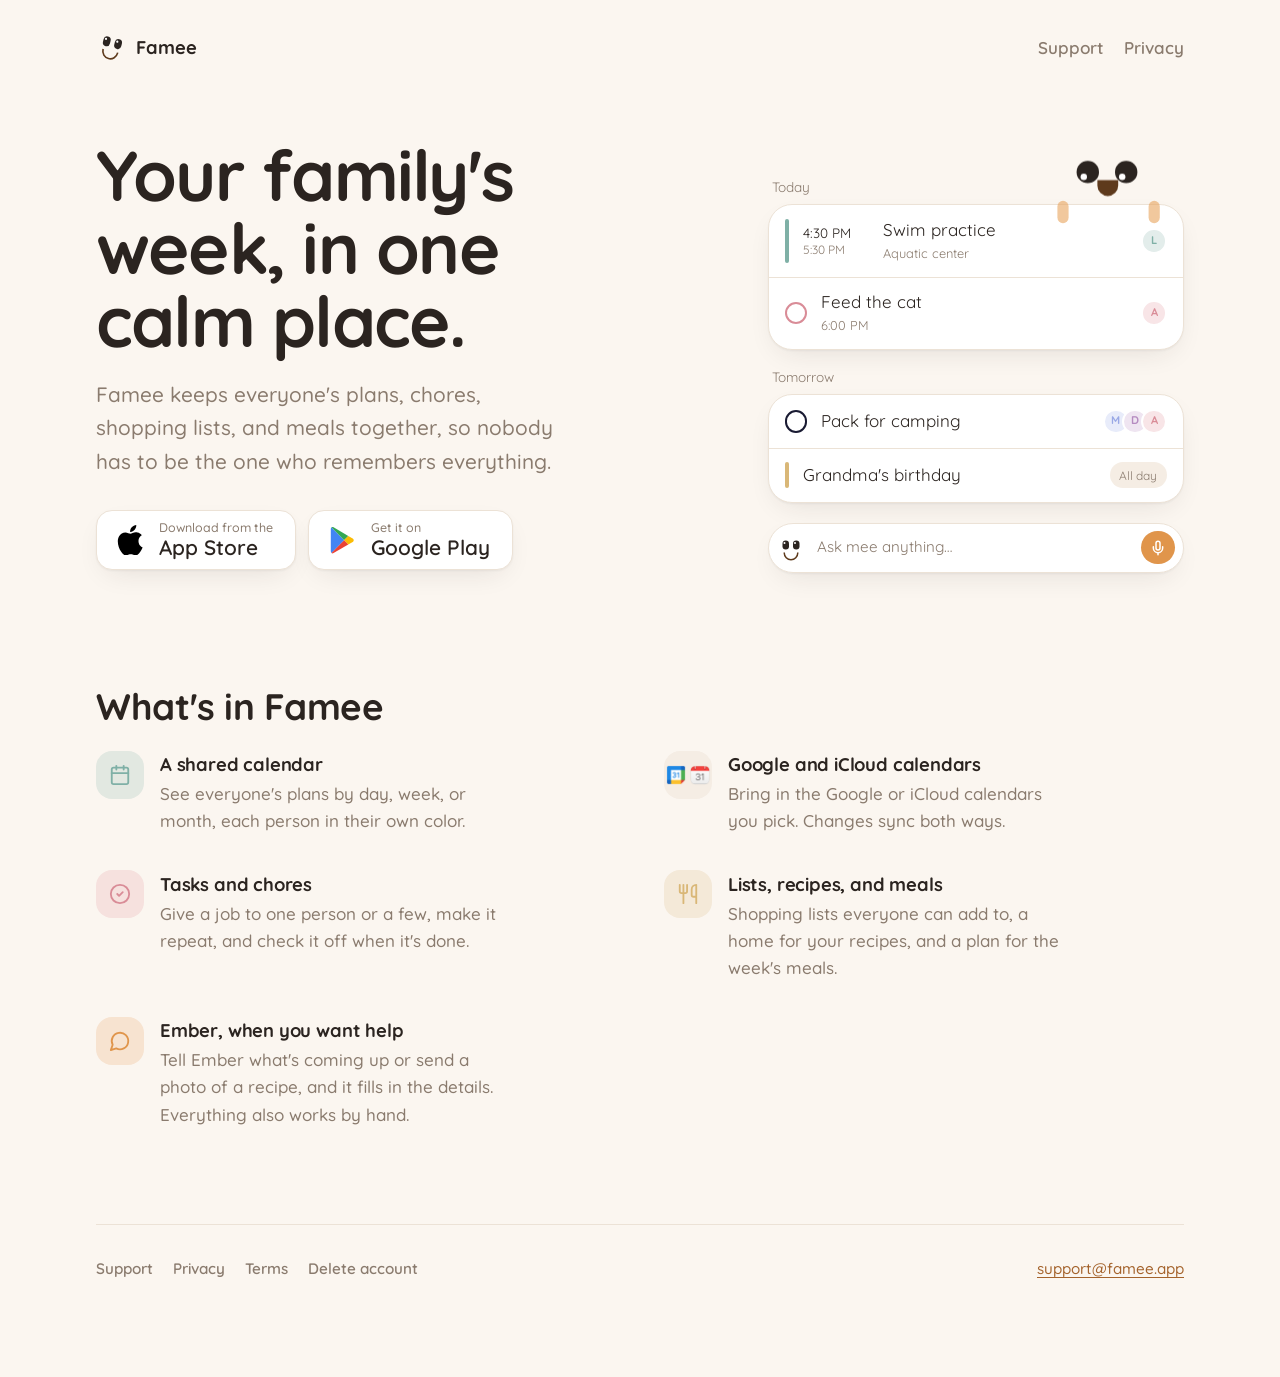
<file: index.html>
<!doctype html>
<html lang="en">
<head>
  <meta charset="utf-8">
  <meta name="viewport" content="width=device-width, initial-scale=1">
  <meta name="robots" content="noindex, nofollow">
  <meta name="description" content="Famee is a family organizer for calendars, tasks, lists, recipes, and meal planning.">
  <meta name="theme-color" content="#fbf6f0">
  <title>Famee</title>
  <link rel="icon" href="./logo.svg?v=10" type="image/svg+xml">
  <link rel="preconnect" href="https://fonts.googleapis.com">
  <link rel="preconnect" href="https://fonts.gstatic.com" crossorigin>
  <link rel="stylesheet" href="https://fonts.googleapis.com/css2?family=Quicksand:wght@400;500;600;700&display=swap">
  <link rel="stylesheet" href="./style.css?v=13">
</head>
<body class="home">
  <main>
    <nav aria-label="Site navigation">
      <a href="./">Famee</a>
      <a href="./support/">Support</a>
      <a href="./privacy/">Privacy</a>
    </nav>

    <header class="hero">
      <div>
        <h1>Your family's week, in one calm place.</h1>
        <p class="lede">Famee keeps everyone's plans, chores, shopping lists, and meals together, so nobody has to be the one who remembers everything.</p>
        <p class="stores">
          <a class="store" href="https://apps.apple.com/app/id6804414986">
            <svg viewBox="0 0 24 24" aria-hidden="true"><path fill="#000" d="M12.152 6.896c-.948 0-2.415-1.078-3.96-1.04-2.04.027-3.91 1.183-4.961 3.014-2.117 3.675-.546 9.103 1.519 12.09 1.013 1.454 2.208 3.09 3.792 3.039 1.52-.065 2.09-.987 3.935-.987 1.831 0 2.35.987 3.96.948 1.637-.026 2.676-1.48 3.676-2.948 1.156-1.688 1.636-3.325 1.662-3.415-.039-.013-3.182-1.221-3.22-4.857-.026-3.04 2.48-4.494 2.597-4.559-1.429-2.09-3.623-2.324-4.39-2.376-2-.156-3.675 1.09-4.61 1.09zM15.53 3.83c.843-1.012 1.4-2.427 1.245-3.83-1.207.052-2.662.805-3.532 1.818-.78.896-1.454 2.338-1.273 3.714 1.338.104 2.715-.688 3.559-1.701"/></svg>
            <span><small>Download from the</small>App Store</span>
          </a>
          <a class="store" href="https://play.google.com/store/apps/details?id=com.famee">
            <svg viewBox="0 0 24 24" aria-hidden="true"><path fill="#4285F4" d="M3.6 1.8 13.5 12l-9.9 10.2c-.4-.3-.6-.8-.6-1.4V3.2c0-.6.2-1.1.6-1.4Z"/><path fill="#34A853" d="M3.6 1.8c.4-.3 1-.3 1.6 0l11.6 6.8-3.3 3.4Z"/><path fill="#FBBC04" d="m16.8 8.6 3.5 2c1.1.6 1.1 2.2 0 2.8l-3.5 2-3.3-3.4Z"/><path fill="#EA4335" d="m13.5 12 3.3 3.4-11.6 6.8c-.6.3-1.2.3-1.6 0Z"/></svg>
            <span><small>Get it on</small>Google Play</span>
          </a>
        </p>
      </div>

      <div class="glimpse" aria-label="Example of the Famee agenda" role="img">
        <div class="day" aria-hidden="true">
          <p class="day-label">Today</p>
          <div class="peek-ledge">
          <!-- Ember peek pose from apps/mobile/src/components/famee/ember.tsx, in its 132x136 scene units:
               the face sits behind the card and rises once, the hands rest over the card edge. -->
          <svg class="peek peek-face" viewBox="0 0 132 136">
            <rect x="46" y="62" width="14" height="14" rx="7" fill="#2b2420"/>
            <circle cx="50.5" cy="72" r="2" fill="#fff"/>
            <rect x="70" y="62" width="14" height="14" rx="7" fill="#2b2420"/>
            <circle cx="74.5" cy="72" r="2" fill="#fff"/>
            <path d="M59 74 H72 V77.5 A6.5 6.5 0 0 1 65.5 84 A6.5 6.5 0 0 1 59 77.5 Z" fill="#5e3a1c"/>
          </svg>
          <ul class="group">
            <li>
              <span class="bar" style="--c: var(--m-teal)"></span>
              <span class="time">4:30 PM<small>5:30 PM</small></span>
              <span class="row-main"><b>Swim practice</b><small>Aquatic center</small></span>
              <span class="avatars"><span class="avatar" style="--c: var(--m-teal)">L</span></span>
            </li>
            <li>
              <span class="check" style="--c: var(--m-pink)"></span>
              <span class="row-main"><b>Feed the cat</b><small>6:00 PM</small></span>
              <span class="avatars"><span class="avatar" style="--c: var(--m-pink)">A</span></span>
            </li>
          </ul>
          <svg class="peek peek-hands" viewBox="0 0 132 136">
            <rect x="34" y="83" width="7" height="14" rx="3.5" fill="#e8a35b" opacity=".6"/>
            <rect x="91" y="83" width="7" height="14" rx="3.5" fill="#e8a35b" opacity=".6"/>
          </svg>
          </div>
        </div>
        <div class="day" aria-hidden="true">
          <p class="day-label">Tomorrow</p>
          <ul class="group">
            <li>
              <span class="check" style="--c: var(--m-ink)"></span>
              <span class="row-main"><b>Pack for camping</b></span>
              <span class="avatars">
                <span class="avatar" style="--c: var(--m-blue)">M</span>
                <span class="avatar" style="--c: var(--m-plum)">D</span>
                <span class="avatar" style="--c: var(--m-pink)">A</span>
              </span>
            </li>
            <li>
              <span class="bar" style="--c: var(--m-gold)"></span>
              <span class="row-main"><b>Grandma's birthday</b></span>
              <span class="chip">All day</span>
            </li>
          </ul>
        </div>
        <div class="ask" aria-hidden="true">
          <!-- Ember idle pose, using the app composer's size and face crop. -->
          <svg class="ask-ember" width="30" height="28" viewBox="35 27 60 56">
            <g class="ember-face">
              <g class="ember-eye">
                <rect x="48" y="40" width="13" height="18" rx="6.5" fill="#2b2420"/>
                <circle cx="52" cy="45" r="2" fill="#fff"/>
              </g>
              <g class="ember-eye">
                <rect x="69" y="40" width="13" height="18" rx="6.5" fill="#2b2420"/>
                <circle cx="73" cy="45" r="2" fill="#fff"/>
              </g>
              <path d="M51.5 64 V65 A13.5 13.5 0 0 0 78.5 65 V64" fill="none" stroke="#5e3a1c" stroke-width="3"/>
            </g>
          </svg>
          <span>Ask mee anything…</span>
          <span class="mic">
            <svg width="16" height="16" viewBox="0 0 24 24" fill="none" stroke="#fff" stroke-width="2.25" stroke-linecap="round" stroke-linejoin="round"><path d="M12 2a3 3 0 0 0-3 3v7a3 3 0 0 0 6 0V5a3 3 0 0 0-3-3Z"/><path d="M19 10v2a7 7 0 0 1-14 0v-2"/><path d="M12 19v3"/></svg>
          </span>
        </div>
      </div>
    </header>

    <section class="inside">
      <h2>What's in Famee</h2>
      <ul class="features">
        <li>
          <span class="tile" style="--c: var(--m-teal)">
            <svg width="22" height="22" viewBox="0 0 24 24" fill="none" stroke="currentColor" stroke-width="2" stroke-linecap="round" stroke-linejoin="round" aria-hidden="true"><path d="M8 2v4"/><path d="M16 2v4"/><rect width="18" height="18" x="3" y="4" rx="2"/><path d="M3 10h18"/></svg>
          </span>
          <div>
            <h3>A shared calendar</h3>
            <p>See everyone's plans by day, week, or month, each person in their own color.</p>
          </div>
        </li>
        <li>
          <span class="tile duo">
            <img src="./img/google-calendar.png" width="24" height="24" alt="">
            <img src="./img/icloud-calendar.png" width="24" height="24" alt="">
          </span>
          <div>
            <h3>Google and iCloud calendars</h3>
            <p>Bring in the Google or iCloud calendars you pick. Changes sync both ways.</p>
          </div>
        </li>
        <li>
          <span class="tile" style="--c: var(--m-pink)">
            <svg width="22" height="22" viewBox="0 0 24 24" fill="none" stroke="currentColor" stroke-width="2" stroke-linecap="round" stroke-linejoin="round" aria-hidden="true"><circle cx="12" cy="12" r="10"/><path d="m9 12 2 2 4-4"/></svg>
          </span>
          <div>
            <h3>Tasks and chores</h3>
            <p>Give a job to one person or a few, make it repeat, and check it off when it's done.</p>
          </div>
        </li>
        <li>
          <span class="tile" style="--c: var(--m-gold)">
            <svg width="22" height="22" viewBox="0 0 24 24" fill="none" stroke="currentColor" stroke-width="2" stroke-linecap="round" stroke-linejoin="round" aria-hidden="true"><path d="M3 2v7c0 1.1.9 2 2 2h4a2 2 0 0 0 2-2V2"/><path d="M7 2v20"/><path d="M21 15V2a5 5 0 0 0-5 5v6c0 1.1.9 2 2 2h3Zm0 0v7"/></svg>
          </span>
          <div>
            <h3>Lists, recipes, and meals</h3>
            <p>Shopping lists everyone can add to, a home for your recipes, and a plan for the week's meals.</p>
          </div>
        </li>
        <li>
          <span class="tile" style="--c: var(--primary)">
            <svg width="22" height="22" viewBox="0 0 24 24" fill="none" stroke="currentColor" stroke-width="2" stroke-linecap="round" stroke-linejoin="round" aria-hidden="true"><path d="M7.9 20A9 9 0 1 0 4 16.1L2 22Z"/></svg>
          </span>
          <div>
            <h3>Ember, when you want help</h3>
            <p>Tell Ember what's coming up or send a photo of a recipe, and it fills in the details. Everything also works by hand.</p>
          </div>
        </li>
      </ul>
    </section>

    <footer>
      <nav aria-label="Legal and support">
        <a href="./support/">Support</a>
        <a href="./privacy/">Privacy</a>
        <a href="./terms/">Terms</a>
        <a href="./delete-account/">Delete account</a>
      </nav>
      <p><a href="mailto:support@famee.app">support@famee.app</a></p>
    </footer>
  </main>
</body>
</html>
</file>
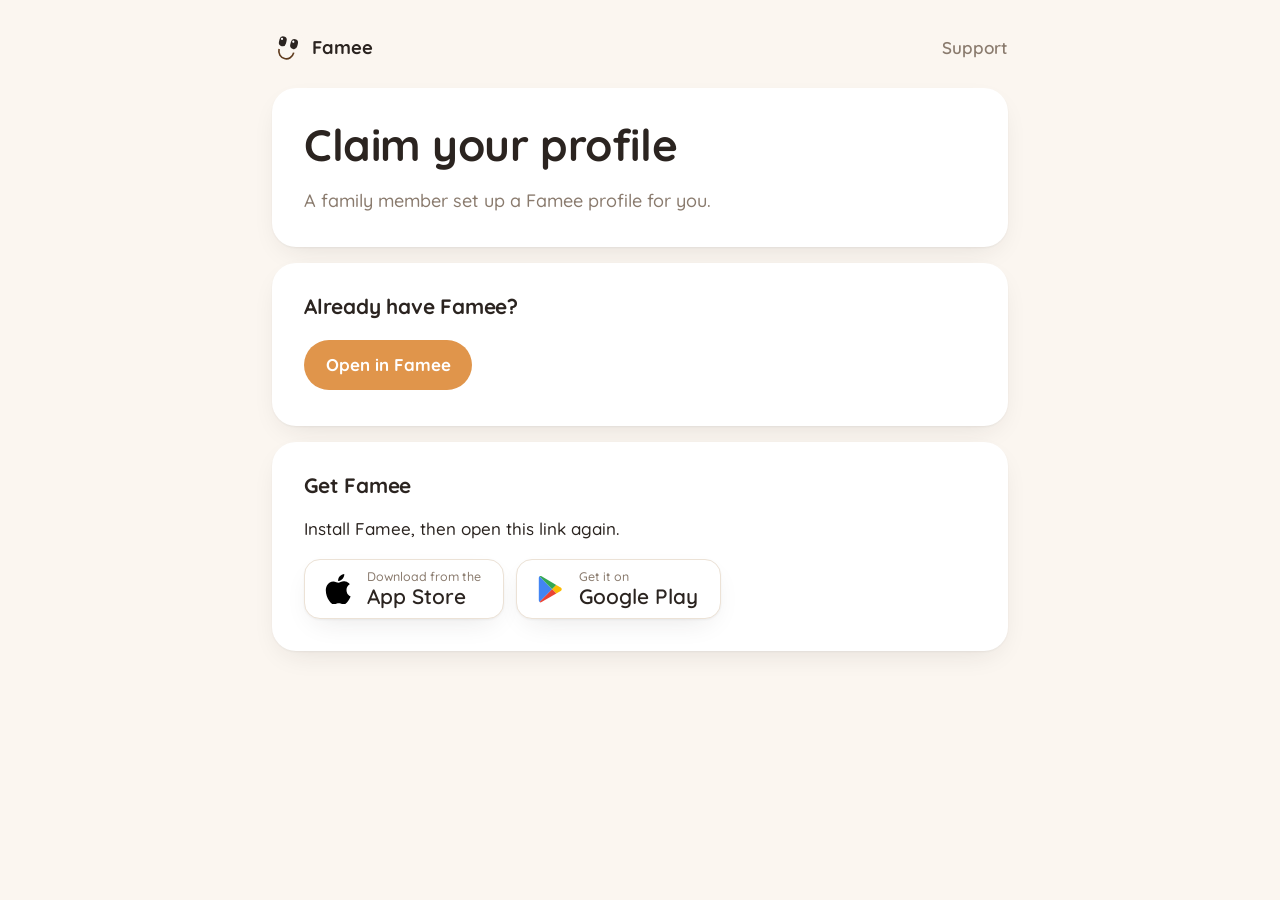
<file: claim/index.html>
<!doctype html>
<html lang="en">
<head>
  <meta charset="utf-8">
  <meta name="viewport" content="width=device-width, initial-scale=1">
  <meta name="robots" content="noindex, nofollow">
  <meta name="description" content="A family member set up a Famee profile for you.">
  <title>Claim your profile | Famee</title>
  <link rel="icon" href="../logo.svg" type="image/svg+xml">
  <link rel="stylesheet" href="https://fonts.googleapis.com/css2?family=Quicksand:wght@400;500;600;700&display=swap">
  <link rel="stylesheet" href="../style.css?v=12">
</head>
<body>
  <main>
    <nav aria-label="Site navigation">
      <a href="../">Famee</a>
      <a href="../support/">Support</a>
    </nav>
    <header>
      <h1>Claim your profile</h1>
      <p class="summary">A family member set up a Famee profile for you.</p>
    </header>
    <section>
      <h2>Already have Famee?</h2>
      <p><a class="button" id="open-app" href="famee://claim">Open in Famee</a></p>
    </section>
    <section>
      <h2>Get Famee</h2>
      <p>Install Famee, then open this link again.</p>
      <p class="stores">
        <a class="store" href="https://apps.apple.com/app/id6804414986">
          <svg viewBox="0 0 24 24" aria-hidden="true"><path fill="#000" d="M12.152 6.896c-.948 0-2.415-1.078-3.96-1.04-2.04.027-3.91 1.183-4.961 3.014-2.117 3.675-.546 9.103 1.519 12.09 1.013 1.454 2.208 3.09 3.792 3.039 1.52-.065 2.09-.987 3.935-.987 1.831 0 2.35.987 3.96.948 1.637-.026 2.676-1.48 3.676-2.948 1.156-1.688 1.636-3.325 1.662-3.415-.039-.013-3.182-1.221-3.22-4.857-.026-3.04 2.48-4.494 2.597-4.559-1.429-2.09-3.623-2.324-4.39-2.376-2-.156-3.675 1.09-4.61 1.09zM15.53 3.83c.843-1.012 1.4-2.427 1.245-3.83-1.207.052-2.662.805-3.532 1.818-.78.896-1.454 2.338-1.273 3.714 1.338.104 2.715-.688 3.559-1.701"/></svg>
          <span><small>Download from the</small>App Store</span>
        </a>
        <a class="store" href="https://play.google.com/store/apps/details?id=com.famee">
          <svg viewBox="0 0 24 24" aria-hidden="true"><path fill="#4285F4" d="M3.6 1.8 13.5 12l-9.9 10.2c-.4-.3-.6-.8-.6-1.4V3.2c0-.6.2-1.1.6-1.4Z"/><path fill="#34A853" d="M3.6 1.8c.4-.3 1-.3 1.6 0l11.6 6.8-3.3 3.4Z"/><path fill="#FBBC04" d="m16.8 8.6 3.5 2c1.1.6 1.1 2.2 0 2.8l-3.5 2-3.3-3.4Z"/><path fill="#EA4335" d="m13.5 12 3.3 3.4-11.6 6.8c-.6.3-1.2.3-1.6 0Z"/></svg>
          <span><small>Get it on</small>Google Play</span>
        </a>
      </p>
    </section>
  </main>
  <script>
    document.getElementById("open-app").href = "famee://claim" + window.location.search;
    // Android: go straight to Google Play. The install referrer carries this
    // link, so the app opens it on its first launch.
    if (/Android/i.test(navigator.userAgent)) {
      var link = "famee_link=" + encodeURIComponent("/claim" + window.location.search);
      window.location.replace(
        "https://play.google.com/store/apps/details?id=com.famee&referrer=" +
          encodeURIComponent(link)
      );
    }
  </script>
</body>
</html>
</file>
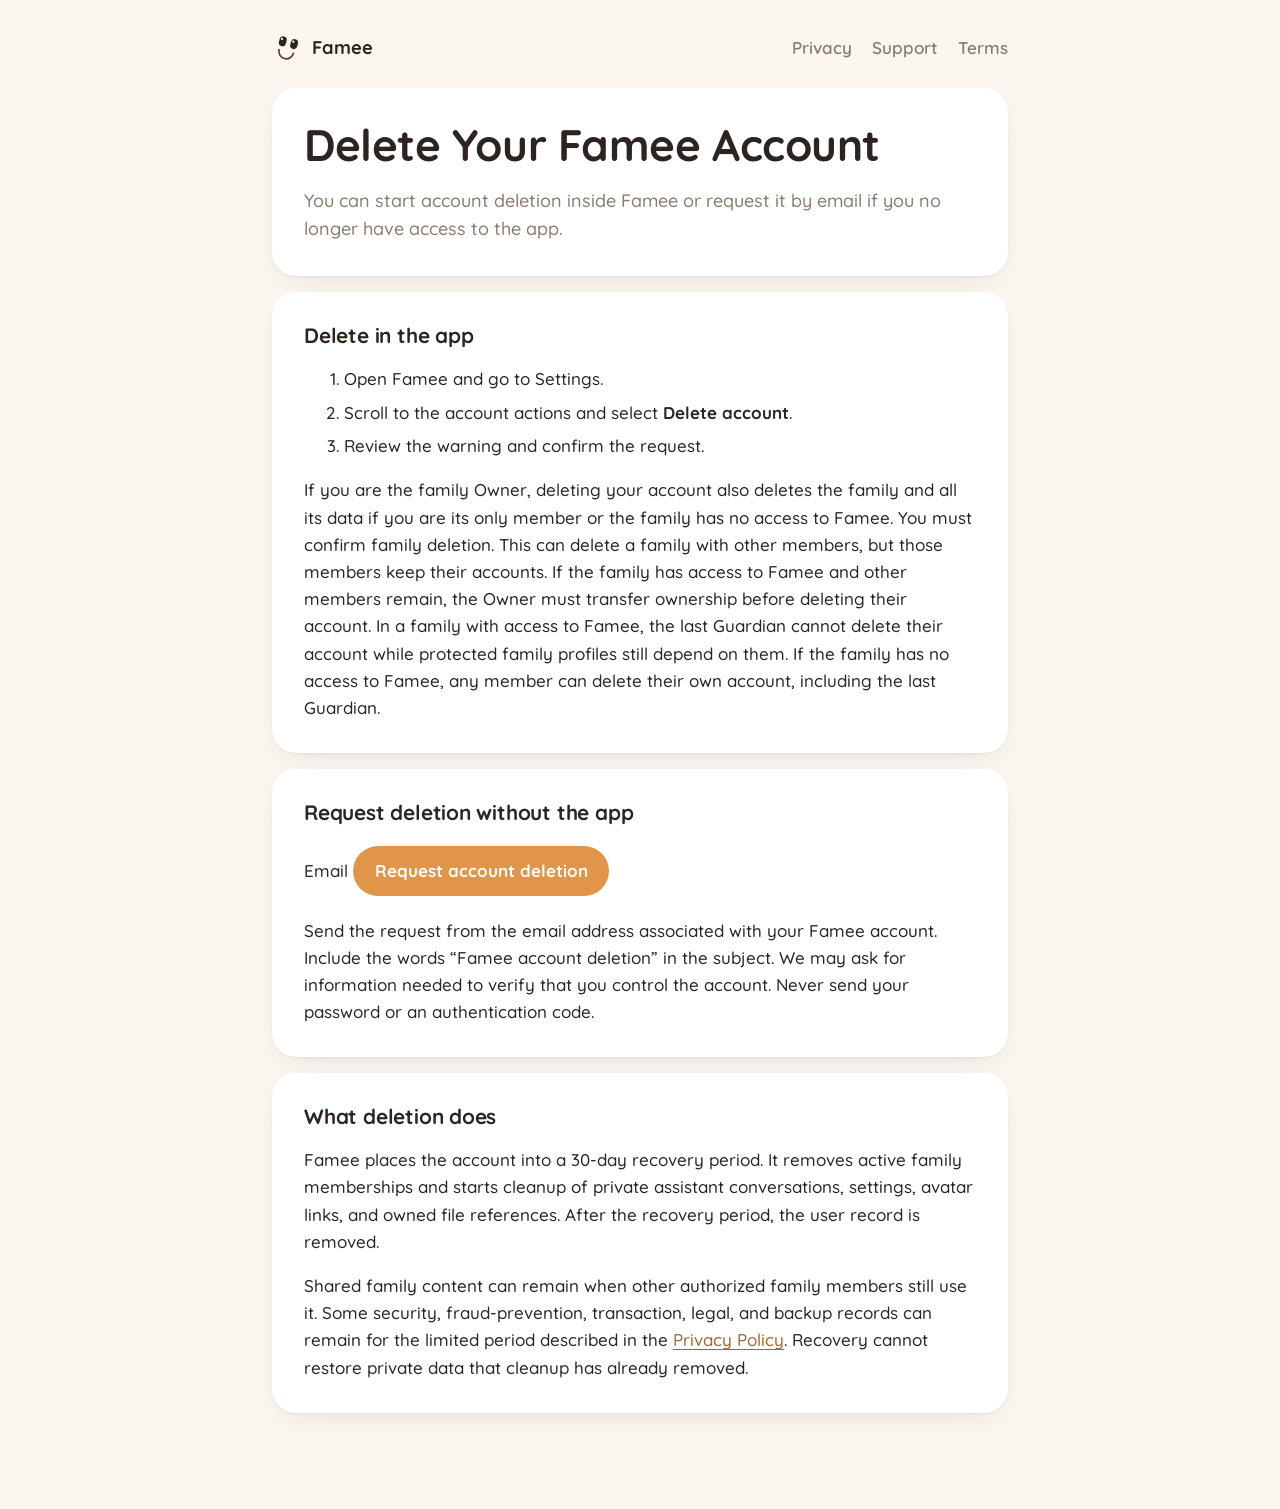
<file: delete-account/index.html>
<!doctype html>
<html lang="en">
<head>
  <meta charset="utf-8">
  <meta name="viewport" content="width=device-width, initial-scale=1">
  <meta name="robots" content="noindex, nofollow">
  <meta name="description" content="How to delete a Famee account and associated personal data.">
  <title>Delete Your Famee Account</title>
  <link rel="icon" href="../logo.svg" type="image/svg+xml">
  <link rel="stylesheet" href="https://fonts.googleapis.com/css2?family=Quicksand:wght@400;500;600;700&display=swap">
  <link rel="stylesheet" href="../style.css?v=12">
</head>
<body>
  <main>
    <nav aria-label="Site navigation">
      <a href="../">Famee</a>
      <a href="../privacy/">Privacy</a>
      <a href="../support/">Support</a>
      <a href="../terms/">Terms</a>
    </nav>
    <header>
      <h1>Delete Your Famee Account</h1>
      <p class="summary">You can start account deletion inside Famee or request it by email if you no longer have access to the app.</p>
    </header>
    <section>
      <h2>Delete in the app</h2>
      <ol>
        <li>Open Famee and go to Settings.</li>
        <li>Scroll to the account actions and select <strong>Delete account</strong>.</li>
        <li>Review the warning and confirm the request.</li>
      </ol>
      <p>If you are the family Owner, deleting your account also deletes the family and all its data if you are its only member or the family has no access to Famee. You must confirm family deletion. This can delete a family with other members, but those members keep their accounts. If the family has access to Famee and other members remain, the Owner must transfer ownership before deleting their account. In a family with access to Famee, the last Guardian cannot delete their account while protected family profiles still depend on them. If the family has no access to Famee, any member can delete their own account, including the last Guardian.</p>
    </section>
    <section>
      <h2>Request deletion without the app</h2>
      <p>Email <a class="button" href="mailto:support@famee.app?subject=Famee%20account%20deletion%20request">Request account deletion</a></p>
      <p>Send the request from the email address associated with your Famee account. Include the words “Famee account deletion” in the subject. We may ask for information needed to verify that you control the account. Never send your password or an authentication code.</p>
    </section>
    <section>
      <h2>What deletion does</h2>
      <p>Famee places the account into a 30-day recovery period. It removes active family memberships and starts cleanup of private assistant conversations, settings, avatar links, and owned file references. After the recovery period, the user record is removed.</p>
      <p>Shared family content can remain when other authorized family members still use it. Some security, fraud-prevention, transaction, legal, and backup records can remain for the limited period described in the <a href="../privacy/">Privacy Policy</a>. Recovery cannot restore private data that cleanup has already removed.</p>
    </section>
  </main>
</body>
</html>
</file>
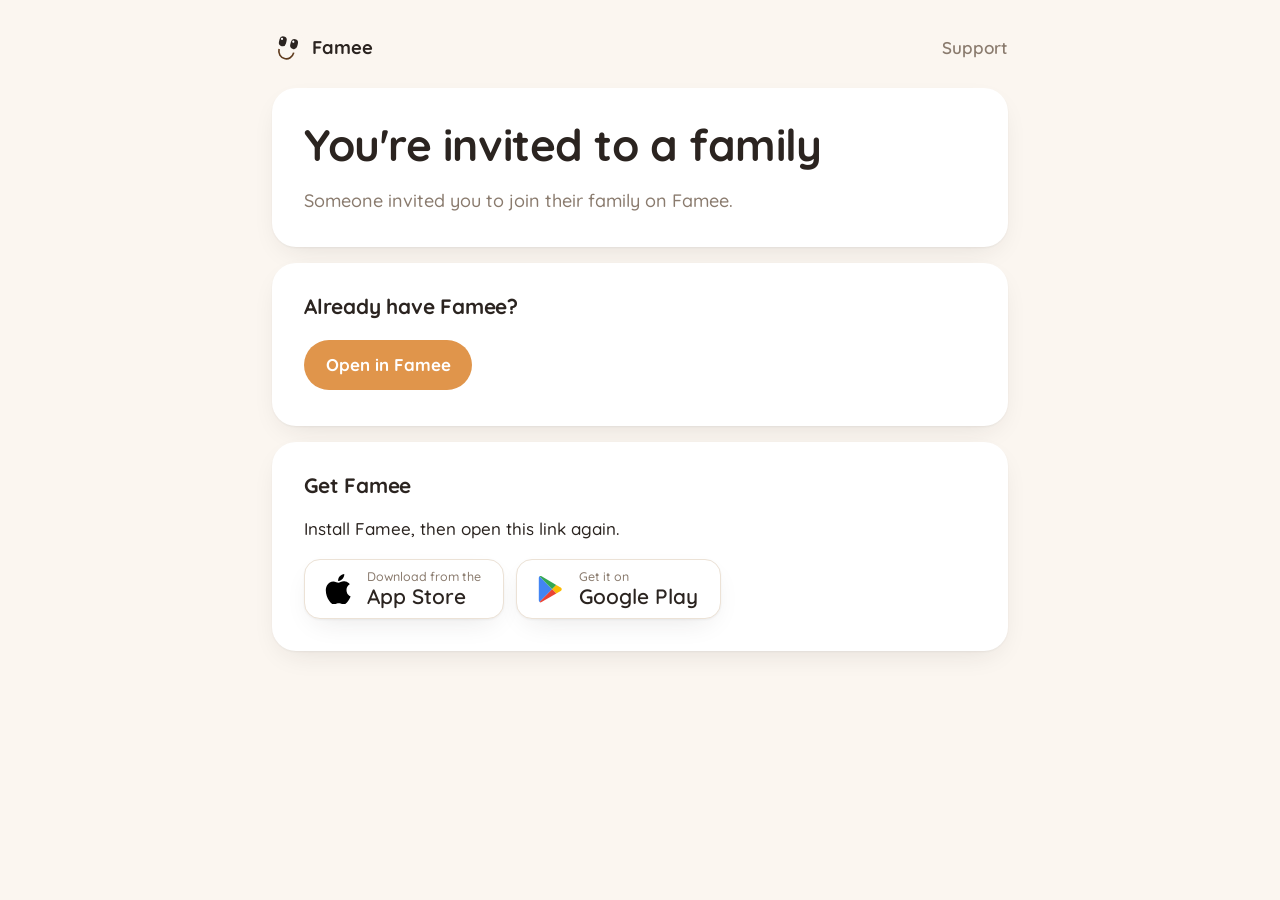
<file: invite/index.html>
<!doctype html>
<html lang="en">
<head>
  <meta charset="utf-8">
  <meta name="viewport" content="width=device-width, initial-scale=1">
  <meta name="robots" content="noindex, nofollow">
  <meta name="description" content="Someone invited you to join their family on Famee.">
  <title>You're invited to a family | Famee</title>
  <link rel="icon" href="../logo.svg" type="image/svg+xml">
  <link rel="stylesheet" href="https://fonts.googleapis.com/css2?family=Quicksand:wght@400;500;600;700&display=swap">
  <link rel="stylesheet" href="../style.css?v=12">
</head>
<body>
  <main>
    <nav aria-label="Site navigation">
      <a href="../">Famee</a>
      <a href="../support/">Support</a>
    </nav>
    <header>
      <h1>You're invited to a family</h1>
      <p class="summary">Someone invited you to join their family on Famee.</p>
    </header>
    <section>
      <h2>Already have Famee?</h2>
      <p><a class="button" id="open-app" href="famee://invite">Open in Famee</a></p>
    </section>
    <section>
      <h2>Get Famee</h2>
      <p>Install Famee, then open this link again.</p>
      <p class="stores">
        <a class="store" href="https://apps.apple.com/app/id6804414986">
          <svg viewBox="0 0 24 24" aria-hidden="true"><path fill="#000" d="M12.152 6.896c-.948 0-2.415-1.078-3.96-1.04-2.04.027-3.91 1.183-4.961 3.014-2.117 3.675-.546 9.103 1.519 12.09 1.013 1.454 2.208 3.09 3.792 3.039 1.52-.065 2.09-.987 3.935-.987 1.831 0 2.35.987 3.96.948 1.637-.026 2.676-1.48 3.676-2.948 1.156-1.688 1.636-3.325 1.662-3.415-.039-.013-3.182-1.221-3.22-4.857-.026-3.040 2.48-4.494 2.597-4.559-1.429-2.09-3.623-2.324-4.39-2.376-2-.156-3.675 1.09-4.61 1.09zM15.53 3.83c.843-1.012 1.4-2.427 1.245-3.83-1.207.052-2.662.805-3.532 1.818-.78.896-1.454 2.338-1.273 3.714 1.338.104 2.715-.688 3.559-1.701"/></svg>
          <span><small>Download from the</small>App Store</span>
        </a>
        <a class="store" href="https://play.google.com/store/apps/details?id=com.famee">
          <svg viewBox="0 0 24 24" aria-hidden="true"><path fill="#4285F4" d="M3.6 1.8 13.5 12l-9.9 10.2c-.4-.3-.6-.8-.6-1.4V3.2c0-.6.2-1.1.6-1.4Z"/><path fill="#34A853" d="M3.6 1.8c.4-.3 1-.3 1.6 0l11.6 6.8-3.3 3.4Z"/><path fill="#FBBC04" d="m16.8 8.6 3.5 2c1.1.6 1.1 2.2 0 2.8l-3.5 2-3.3-3.4Z"/><path fill="#EA4335" d="m13.5 12 3.3 3.4-11.6 6.8c-.6.3-1.2.3-1.6 0Z"/></svg>
          <span><small>Get it on</small>Google Play</span>
        </a>
      </p>
    </section>
  </main>
  <script>
    document.getElementById("open-app").href = "famee://invite" + window.location.search;
    // Android: go straight to Google Play. The install referrer carries this
    // link, so the app opens it on its first launch.
    if (/Android/i.test(navigator.userAgent)) {
      var link = "famee_link=" + encodeURIComponent("/invite" + window.location.search);
      window.location.replace(
        "https://play.google.com/store/apps/details?id=com.famee&referrer=" +
          encodeURIComponent(link)
      );
    }
  </script>
</body>
</html>
</file>
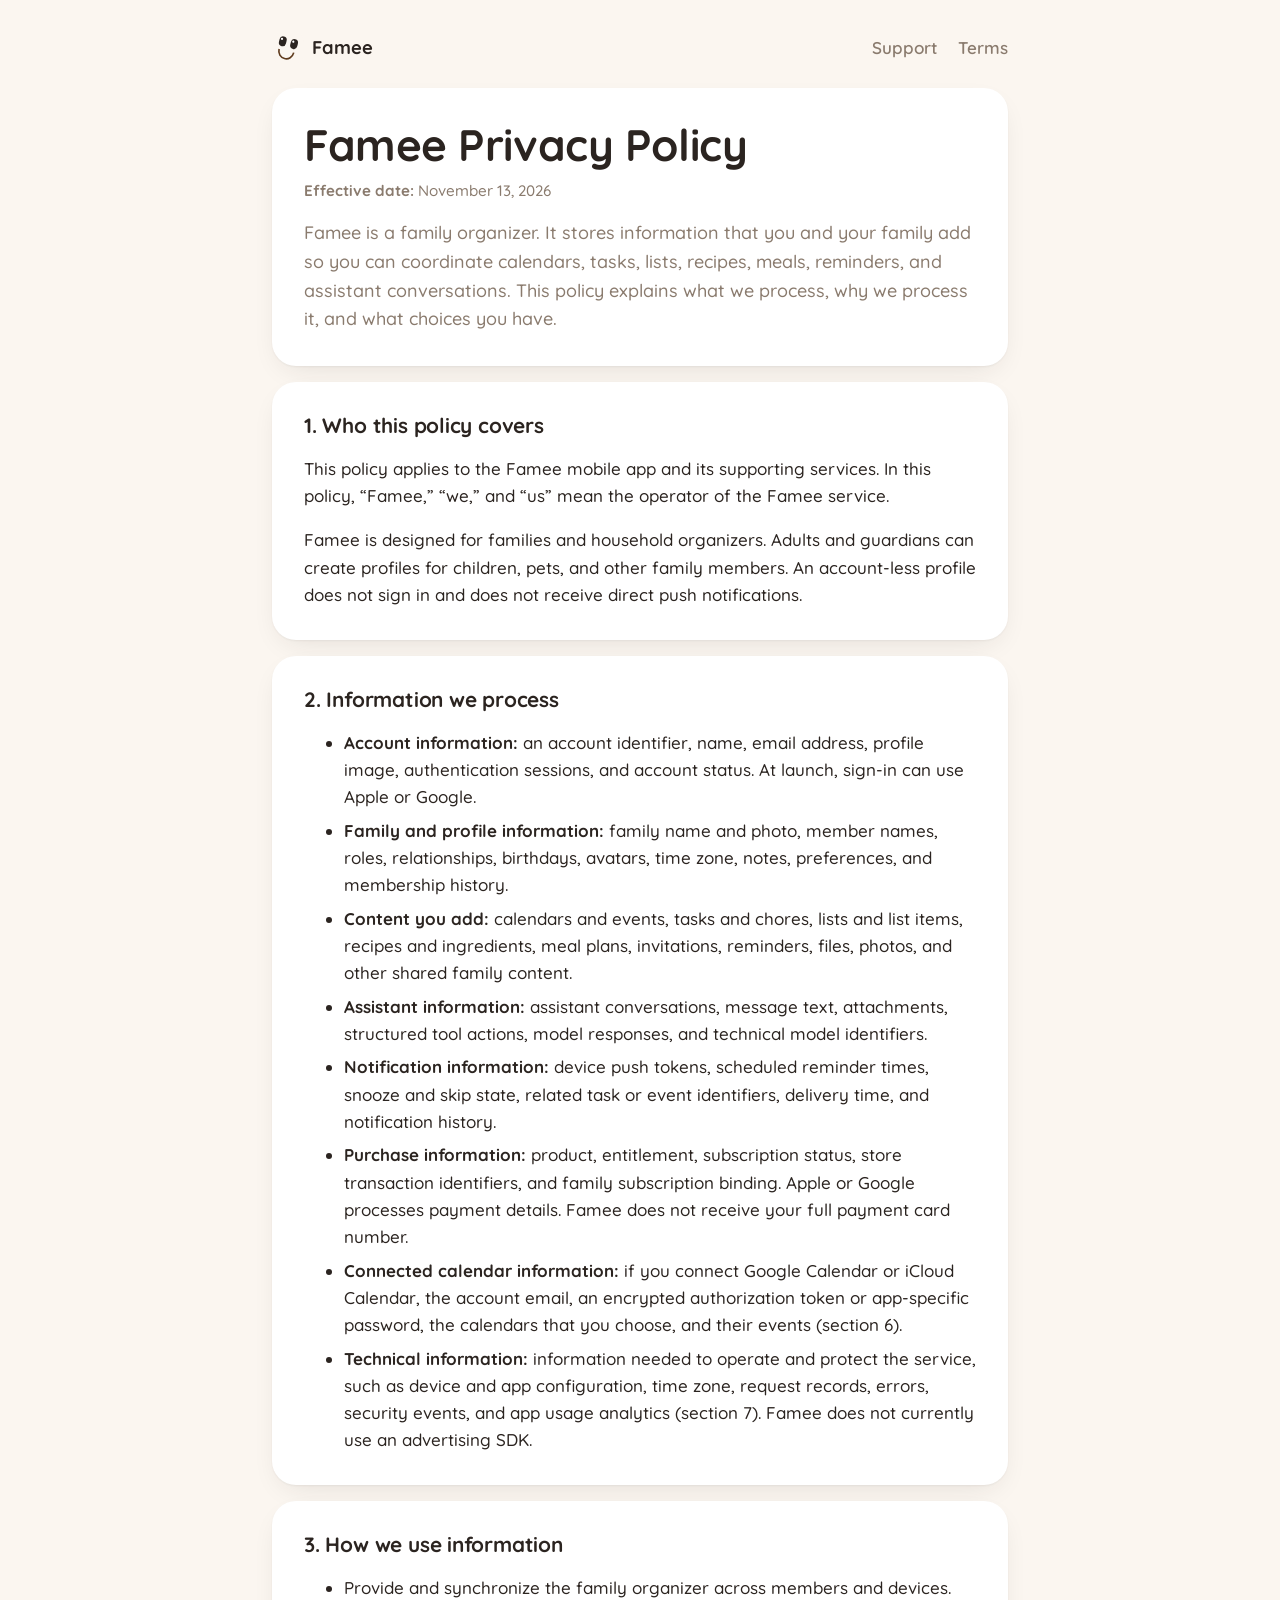
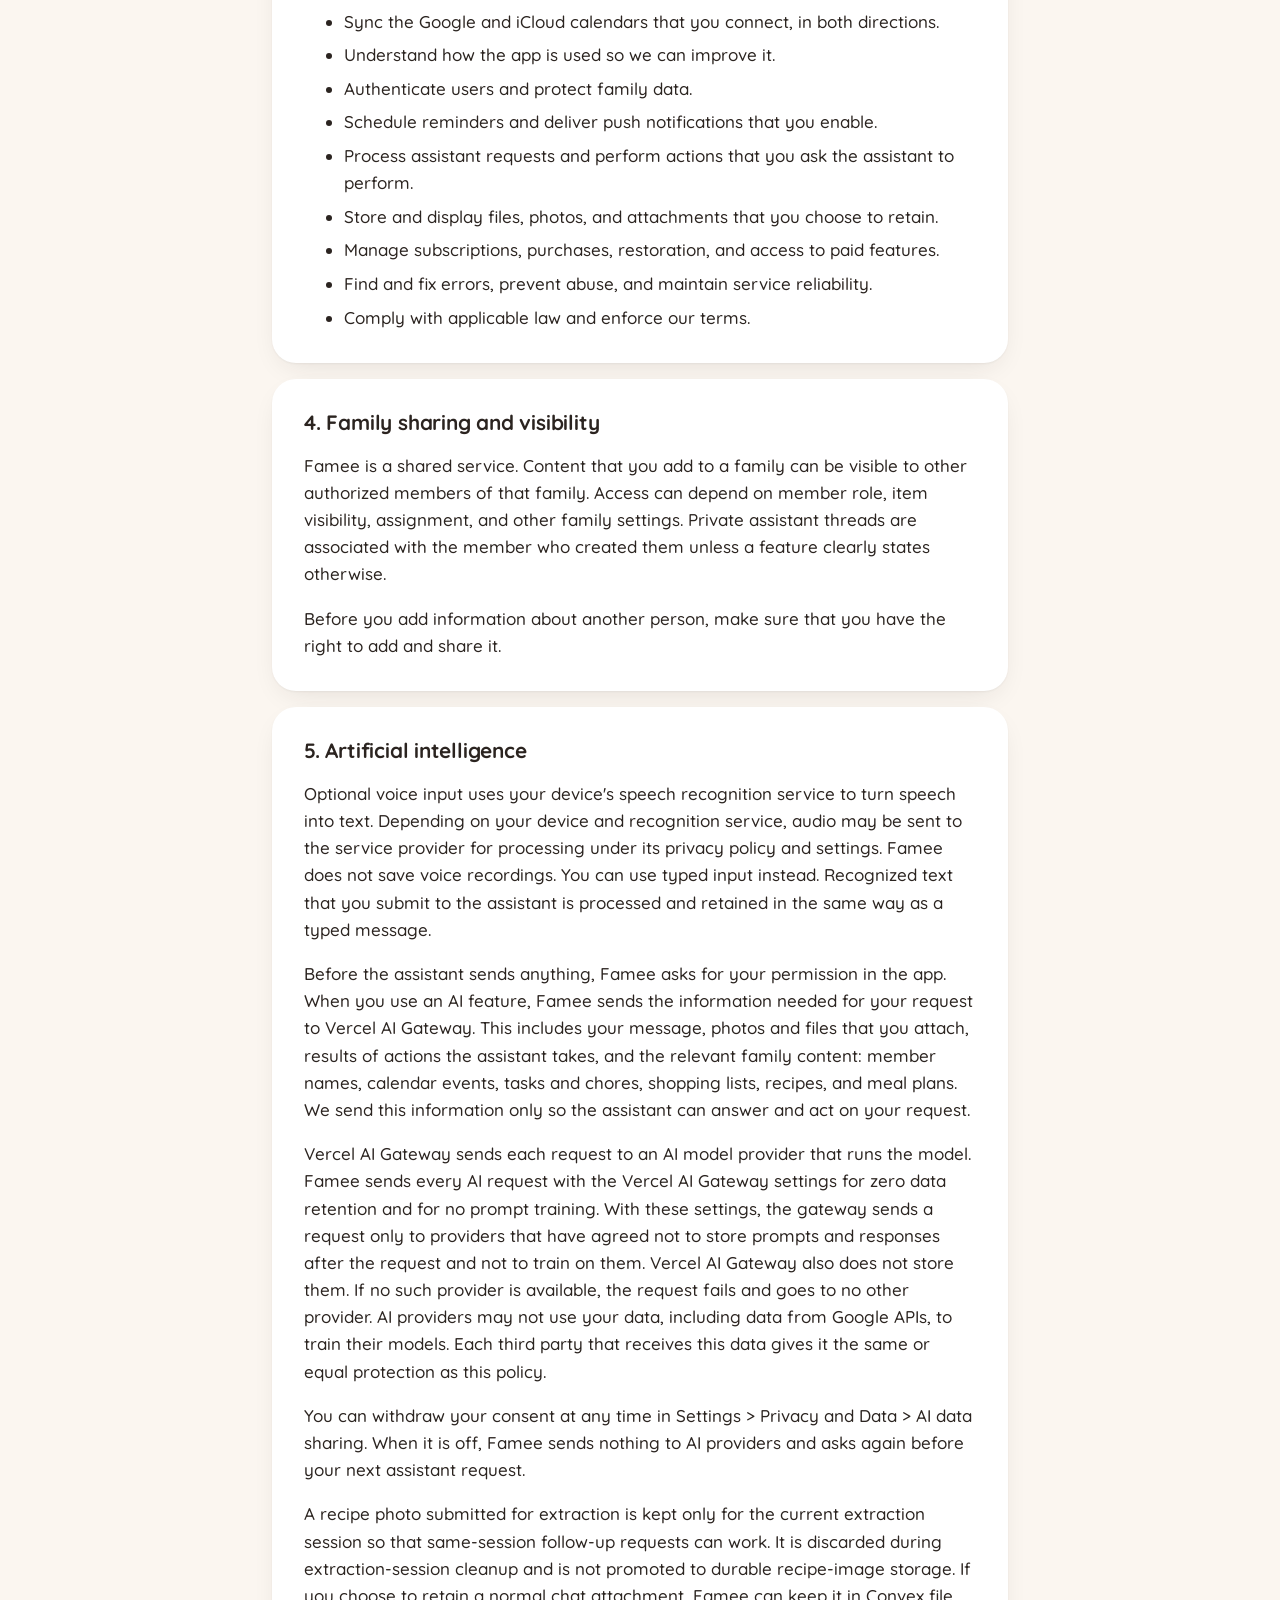
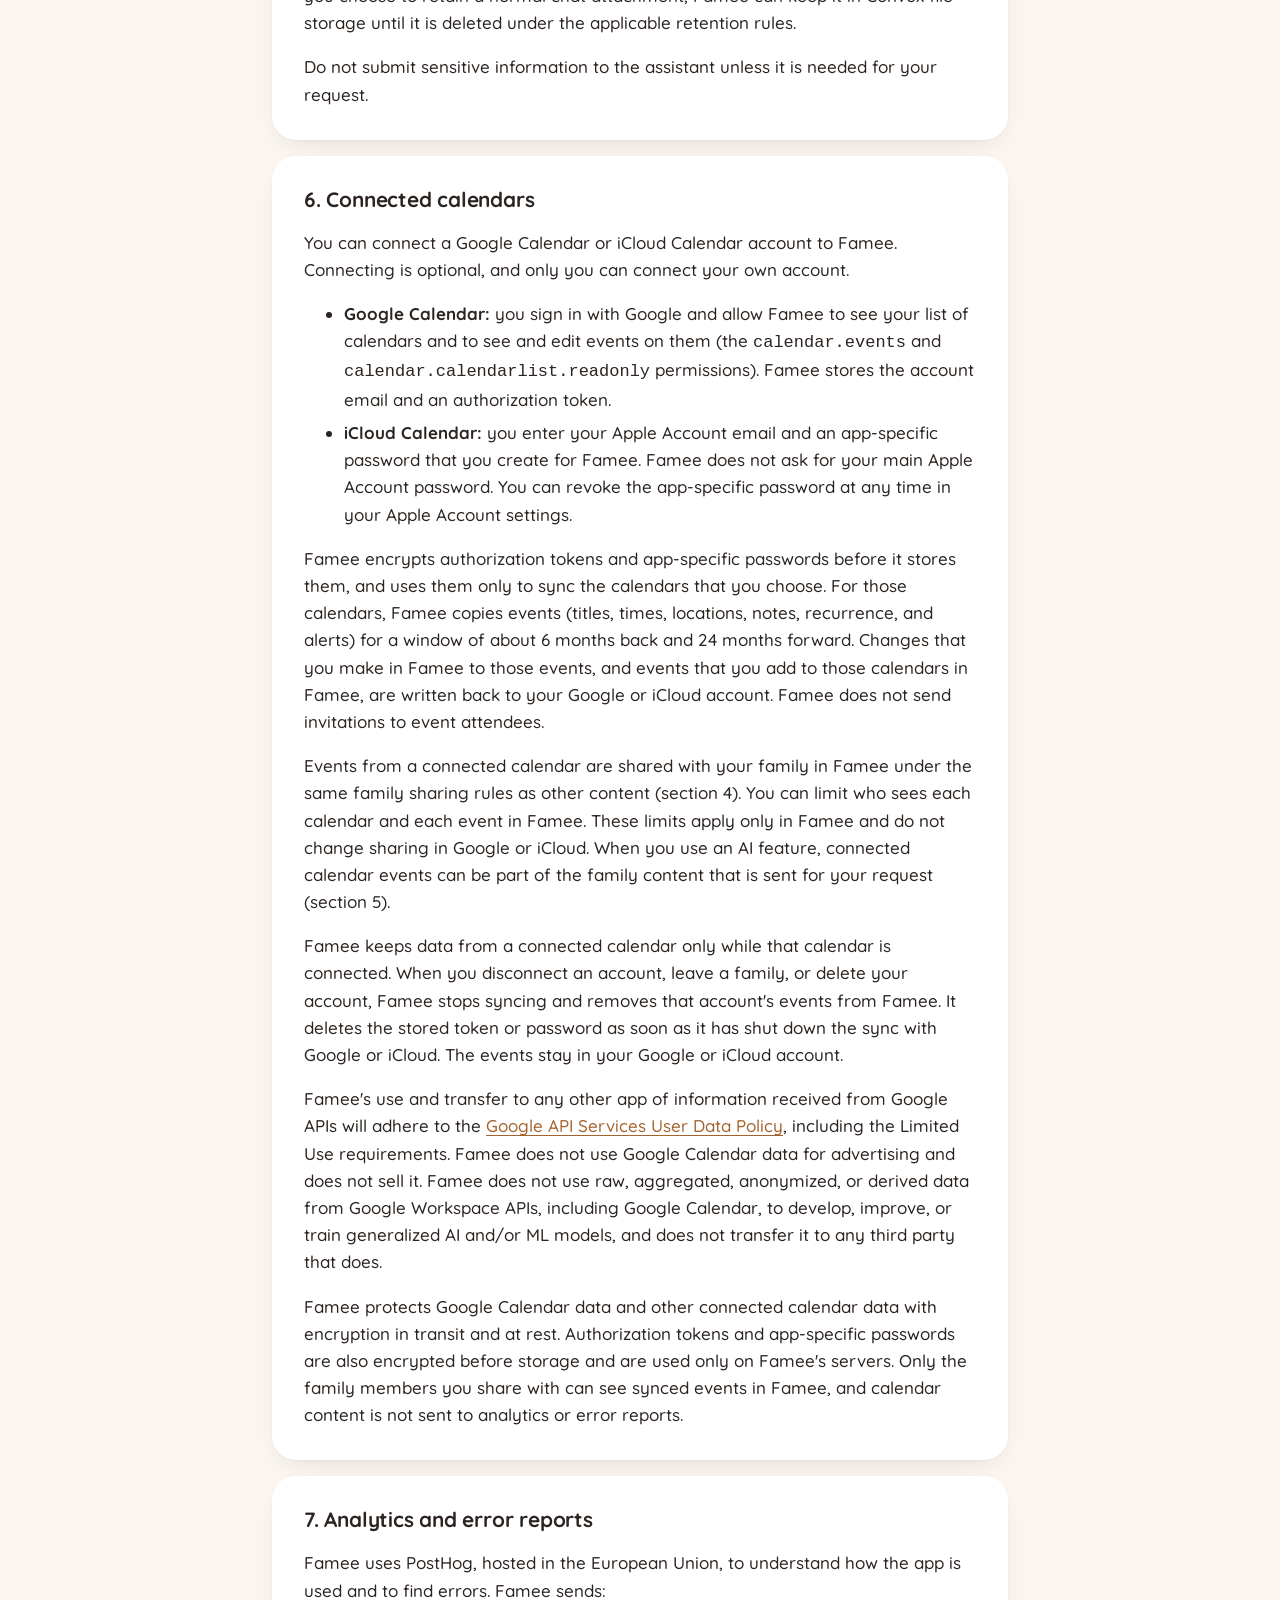
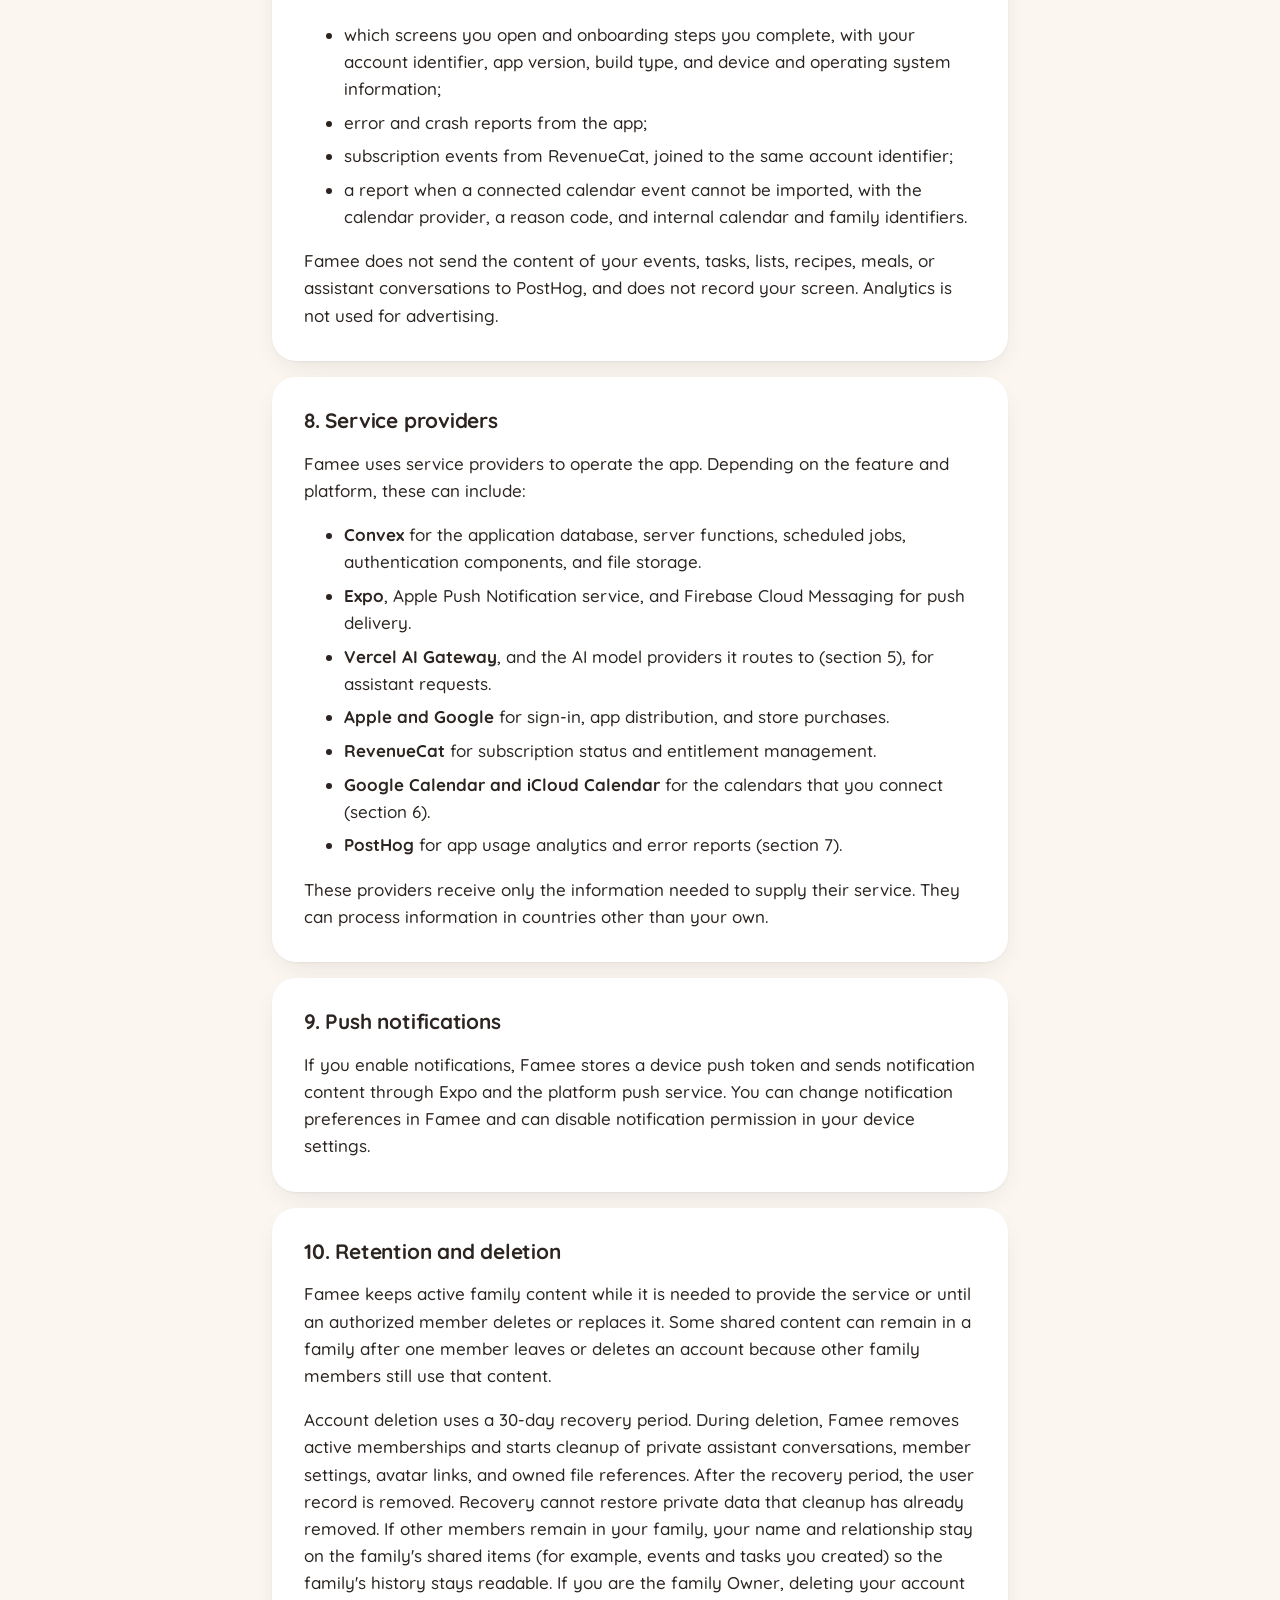
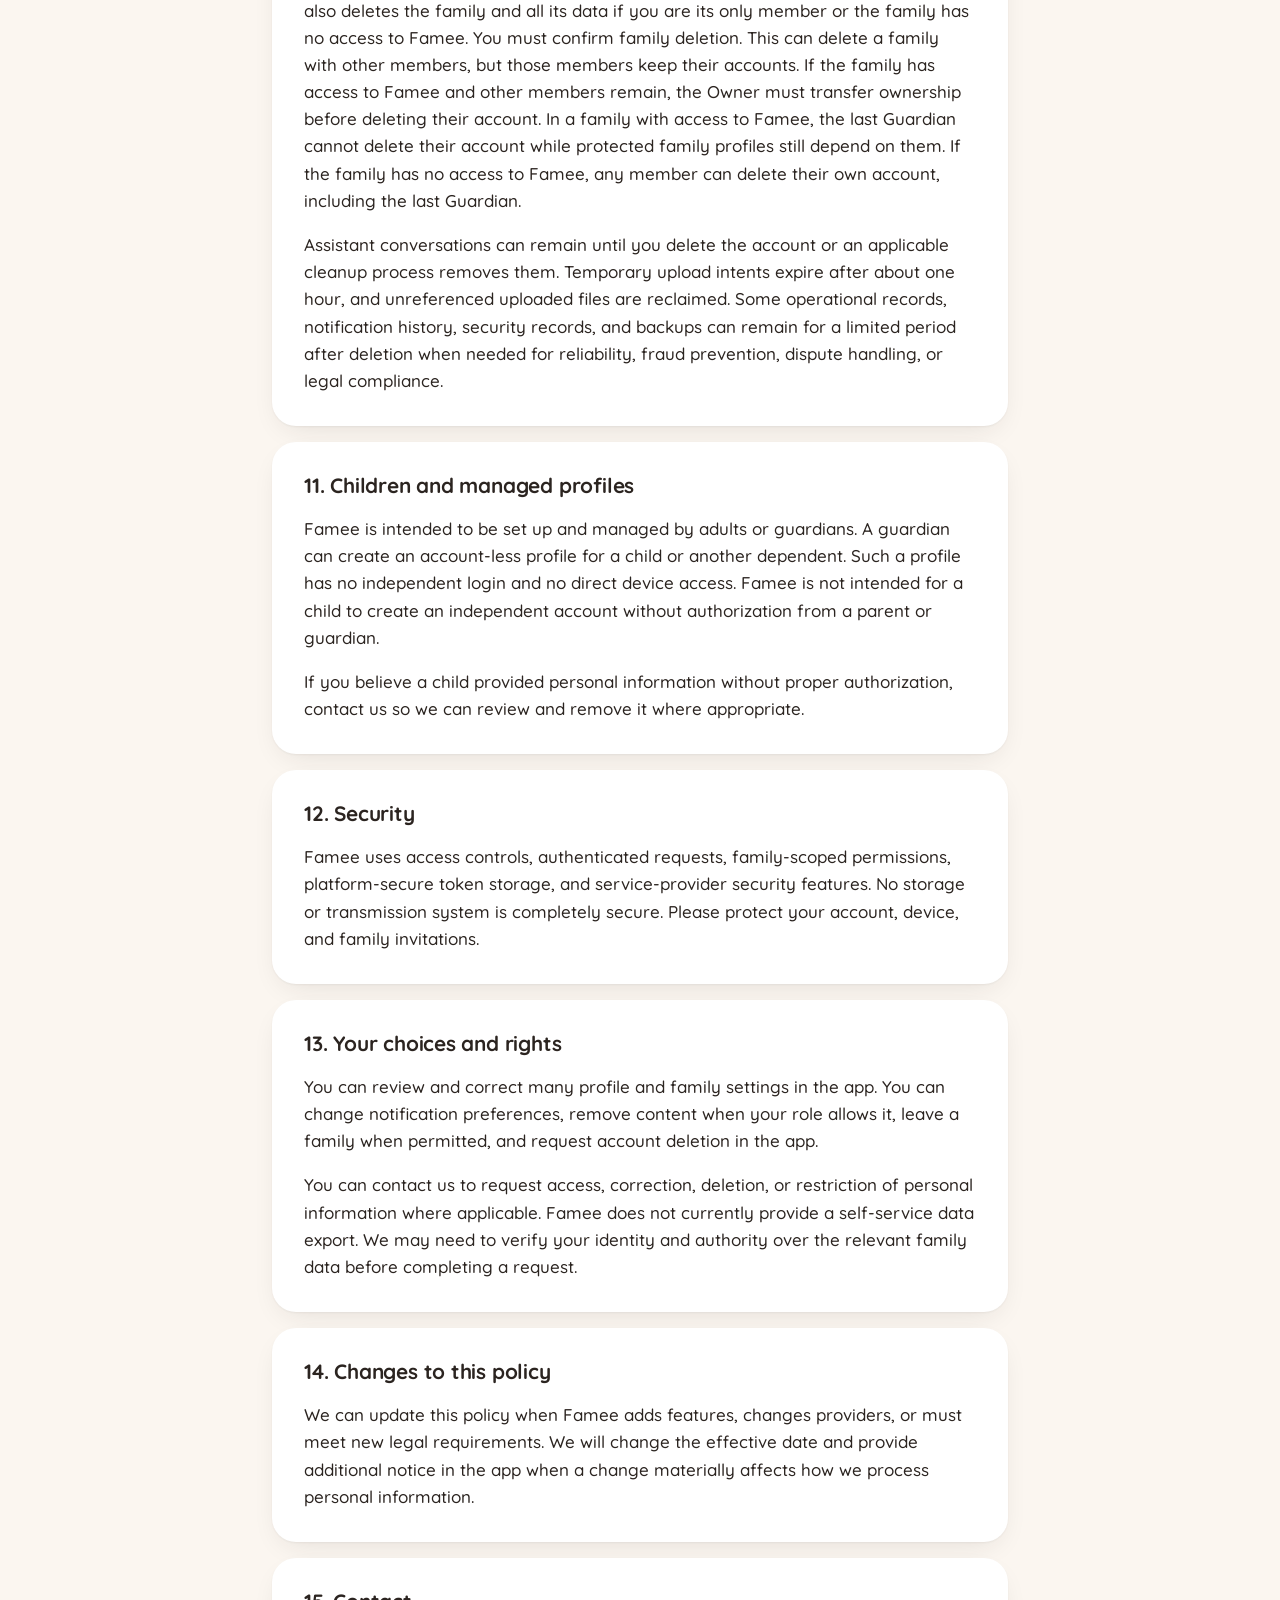
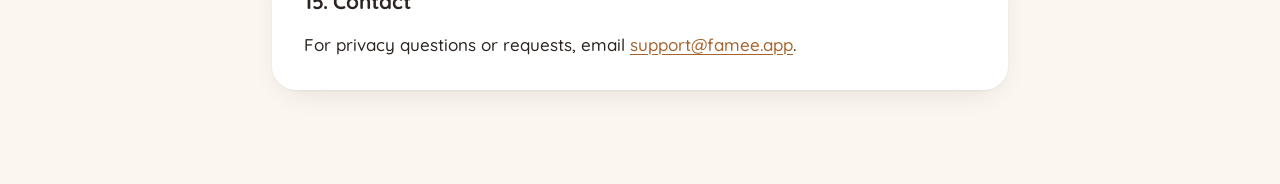
<file: privacy/index.html>
<!doctype html>
<html lang="en">
<head>
  <meta charset="utf-8">
  <meta name="viewport" content="width=device-width, initial-scale=1">
  <meta name="robots" content="noindex, nofollow">
  <meta name="description" content="Privacy Policy for the Famee family organizer app.">
  <title>Famee Privacy Policy</title>
  <link rel="icon" href="../logo.svg" type="image/svg+xml">
  <link rel="stylesheet" href="https://fonts.googleapis.com/css2?family=Quicksand:wght@400;500;600;700&display=swap">
  <link rel="stylesheet" href="../style.css?v=12">
</head>
<body>
  <main>
    <nav aria-label="Site navigation">
      <a href="../">Famee</a>
      <a href="../support/">Support</a>
      <a href="../terms/">Terms</a>
    </nav>
    <header>
      <h1>Famee Privacy Policy</h1>
      <p class="meta"><strong>Effective date:</strong> November 13, 2026</p>
      <p class="summary">Famee is a family organizer. It stores information that you and your family add so you can coordinate calendars, tasks, lists, recipes, meals, reminders, and assistant conversations. This policy explains what we process, why we process it, and what choices you have.</p>
    </header>

    <section>
      <h2>1. Who this policy covers</h2>
      <p>This policy applies to the Famee mobile app and its supporting services. In this policy, “Famee,” “we,” and “us” mean the operator of the Famee service.</p>
      <p>Famee is designed for families and household organizers. Adults and guardians can create profiles for children, pets, and other family members. An account-less profile does not sign in and does not receive direct push notifications.</p>
    </section>

    <section>
      <h2>2. Information we process</h2>
      <ul>
        <li><strong>Account information:</strong> an account identifier, name, email address, profile image, authentication sessions, and account status. At launch, sign-in can use Apple or Google.</li>
        <li><strong>Family and profile information:</strong> family name and photo, member names, roles, relationships, birthdays, avatars, time zone, notes, preferences, and membership history.</li>
        <li><strong>Content you add:</strong> calendars and events, tasks and chores, lists and list items, recipes and ingredients, meal plans, invitations, reminders, files, photos, and other shared family content.</li>
        <li><strong>Assistant information:</strong> assistant conversations, message text, attachments, structured tool actions, model responses, and technical model identifiers.</li>
        <li><strong>Notification information:</strong> device push tokens, scheduled reminder times, snooze and skip state, related task or event identifiers, delivery time, and notification history.</li>
        <li><strong>Purchase information:</strong> product, entitlement, subscription status, store transaction identifiers, and family subscription binding. Apple or Google processes payment details. Famee does not receive your full payment card number.</li>
        <li><strong>Connected calendar information:</strong> if you connect Google Calendar or iCloud Calendar, the account email, an encrypted authorization token or app-specific password, the calendars that you choose, and their events (section 6).</li>
        <li><strong>Technical information:</strong> information needed to operate and protect the service, such as device and app configuration, time zone, request records, errors, security events, and app usage analytics (section 7). Famee does not currently use an advertising SDK.</li>
      </ul>
    </section>

    <section>
      <h2>3. How we use information</h2>
      <ul>
        <li>Provide and synchronize the family organizer across members and devices.</li>
        <li>Sync the Google and iCloud calendars that you connect, in both directions.</li>
        <li>Understand how the app is used so we can improve it.</li>
        <li>Authenticate users and protect family data.</li>
        <li>Schedule reminders and deliver push notifications that you enable.</li>
        <li>Process assistant requests and perform actions that you ask the assistant to perform.</li>
        <li>Store and display files, photos, and attachments that you choose to retain.</li>
        <li>Manage subscriptions, purchases, restoration, and access to paid features.</li>
        <li>Find and fix errors, prevent abuse, and maintain service reliability.</li>
        <li>Comply with applicable law and enforce our terms.</li>
      </ul>
    </section>

    <section>
      <h2>4. Family sharing and visibility</h2>
      <p>Famee is a shared service. Content that you add to a family can be visible to other authorized members of that family. Access can depend on member role, item visibility, assignment, and other family settings. Private assistant threads are associated with the member who created them unless a feature clearly states otherwise.</p>
      <p>Before you add information about another person, make sure that you have the right to add and share it.</p>
    </section>

    <section>
      <h2>5. Artificial intelligence</h2>
      <p>Optional voice input uses your device's speech recognition service to turn speech into text. Depending on your device and recognition service, audio may be sent to the service provider for processing under its privacy policy and settings. Famee does not save voice recordings. You can use typed input instead. Recognized text that you submit to the assistant is processed and retained in the same way as a typed message.</p>
      <p>Before the assistant sends anything, Famee asks for your permission in the app. When you use an AI feature, Famee sends the information needed for your request to Vercel AI Gateway. This includes your message, photos and files that you attach, results of actions the assistant takes, and the relevant family content: member names, calendar events, tasks and chores, shopping lists, recipes, and meal plans. We send this information only so the assistant can answer and act on your request.</p>
      <p>Vercel AI Gateway sends each request to an AI model provider that runs the model. Famee sends every AI request with the Vercel AI Gateway settings for zero data retention and for no prompt training. With these settings, the gateway sends a request only to providers that have agreed not to store prompts and responses after the request and not to train on them. Vercel AI Gateway also does not store them. If no such provider is available, the request fails and goes to no other provider. AI providers may not use your data, including data from Google APIs, to train their models. Each third party that receives this data gives it the same or equal protection as this policy.</p>
      <p>You can withdraw your consent at any time in Settings &gt; Privacy and Data &gt; AI data sharing. When it is off, Famee sends nothing to AI providers and asks again before your next assistant request.</p>
      <p>A recipe photo submitted for extraction is kept only for the current extraction session so that same-session follow-up requests can work. It is discarded during extraction-session cleanup and is not promoted to durable recipe-image storage. If you choose to retain a normal chat attachment, Famee can keep it in Convex file storage until it is deleted under the applicable retention rules.</p>
      <p>Do not submit sensitive information to the assistant unless it is needed for your request.</p>
    </section>

    <section>
      <h2>6. Connected calendars</h2>
      <p>You can connect a Google Calendar or iCloud Calendar account to Famee. Connecting is optional, and only you can connect your own account.</p>
      <ul>
        <li><strong>Google Calendar:</strong> you sign in with Google and allow Famee to see your list of calendars and to see and edit events on them (the <code>calendar.events</code> and <code>calendar.calendarlist.readonly</code> permissions). Famee stores the account email and an authorization token.</li>
        <li><strong>iCloud Calendar:</strong> you enter your Apple Account email and an app-specific password that you create for Famee. Famee does not ask for your main Apple Account password. You can revoke the app-specific password at any time in your Apple Account settings.</li>
      </ul>
      <p>Famee encrypts authorization tokens and app-specific passwords before it stores them, and uses them only to sync the calendars that you choose. For those calendars, Famee copies events (titles, times, locations, notes, recurrence, and alerts) for a window of about 6 months back and 24 months forward. Changes that you make in Famee to those events, and events that you add to those calendars in Famee, are written back to your Google or iCloud account. Famee does not send invitations to event attendees.</p>
      <p>Events from a connected calendar are shared with your family in Famee under the same family sharing rules as other content (section 4). You can limit who sees each calendar and each event in Famee. These limits apply only in Famee and do not change sharing in Google or iCloud. When you use an AI feature, connected calendar events can be part of the family content that is sent for your request (section 5).</p>
      <p>Famee keeps data from a connected calendar only while that calendar is connected. When you disconnect an account, leave a family, or delete your account, Famee stops syncing and removes that account's events from Famee. It deletes the stored token or password as soon as it has shut down the sync with Google or iCloud. The events stay in your Google or iCloud account.</p>
      <p>Famee's use and transfer to any other app of information received from Google APIs will adhere to the <a href="https://developers.google.com/terms/api-services-user-data-policy">Google API Services User Data Policy</a>, including the Limited Use requirements. Famee does not use Google Calendar data for advertising and does not sell it. Famee does not use raw, aggregated, anonymized, or derived data from Google Workspace APIs, including Google Calendar, to develop, improve, or train generalized AI and/or ML models, and does not transfer it to any third party that does.</p>
      <p>Famee protects Google Calendar data and other connected calendar data with encryption in transit and at rest. Authorization tokens and app-specific passwords are also encrypted before storage and are used only on Famee's servers. Only the family members you share with can see synced events in Famee, and calendar content is not sent to analytics or error reports.</p>
    </section>

    <section>
      <h2>7. Analytics and error reports</h2>
      <p>Famee uses PostHog, hosted in the European Union, to understand how the app is used and to find errors. Famee sends:</p>
      <ul>
        <li>which screens you open and onboarding steps you complete, with your account identifier, app version, build type, and device and operating system information;</li>
        <li>error and crash reports from the app;</li>
        <li>subscription events from RevenueCat, joined to the same account identifier;</li>
        <li>a report when a connected calendar event cannot be imported, with the calendar provider, a reason code, and internal calendar and family identifiers.</li>
      </ul>
      <p>Famee does not send the content of your events, tasks, lists, recipes, meals, or assistant conversations to PostHog, and does not record your screen. Analytics is not used for advertising.</p>
    </section>

    <section>
      <h2>8. Service providers</h2>
      <p>Famee uses service providers to operate the app. Depending on the feature and platform, these can include:</p>
      <ul>
        <li><strong>Convex</strong> for the application database, server functions, scheduled jobs, authentication components, and file storage.</li>
        <li><strong>Expo</strong>, Apple Push Notification service, and Firebase Cloud Messaging for push delivery.</li>
        <li><strong>Vercel AI Gateway</strong>, and the AI model providers it routes to (section 5), for assistant requests.</li>
        <li><strong>Apple and Google</strong> for sign-in, app distribution, and store purchases.</li>
        <li><strong>RevenueCat</strong> for subscription status and entitlement management.</li>
        <li><strong>Google Calendar and iCloud Calendar</strong> for the calendars that you connect (section 6).</li>
        <li><strong>PostHog</strong> for app usage analytics and error reports (section 7).</li>
      </ul>
      <p>These providers receive only the information needed to supply their service. They can process information in countries other than your own.</p>
    </section>

    <section>
      <h2>9. Push notifications</h2>
      <p>If you enable notifications, Famee stores a device push token and sends notification content through Expo and the platform push service. You can change notification preferences in Famee and can disable notification permission in your device settings.</p>
    </section>

    <section>
      <h2>10. Retention and deletion</h2>
      <p>Famee keeps active family content while it is needed to provide the service or until an authorized member deletes or replaces it. Some shared content can remain in a family after one member leaves or deletes an account because other family members still use that content.</p>
      <p>Account deletion uses a 30-day recovery period. During deletion, Famee removes active memberships and starts cleanup of private assistant conversations, member settings, avatar links, and owned file references. After the recovery period, the user record is removed. Recovery cannot restore private data that cleanup has already removed. If other members remain in your family, your name and relationship stay on the family's shared items (for example, events and tasks you created) so the family's history stays readable. If you are the family Owner, deleting your account also deletes the family and all its data if you are its only member or the family has no access to Famee. You must confirm family deletion. This can delete a family with other members, but those members keep their accounts. If the family has access to Famee and other members remain, the Owner must transfer ownership before deleting their account. In a family with access to Famee, the last Guardian cannot delete their account while protected family profiles still depend on them. If the family has no access to Famee, any member can delete their own account, including the last Guardian.</p>
      <p>Assistant conversations can remain until you delete the account or an applicable cleanup process removes them. Temporary upload intents expire after about one hour, and unreferenced uploaded files are reclaimed. Some operational records, notification history, security records, and backups can remain for a limited period after deletion when needed for reliability, fraud prevention, dispute handling, or legal compliance.</p>
    </section>

    <section>
      <h2>11. Children and managed profiles</h2>
      <p>Famee is intended to be set up and managed by adults or guardians. A guardian can create an account-less profile for a child or another dependent. Such a profile has no independent login and no direct device access. Famee is not intended for a child to create an independent account without authorization from a parent or guardian.</p>
      <p>If you believe a child provided personal information without proper authorization, contact us so we can review and remove it where appropriate.</p>
    </section>

    <section>
      <h2>12. Security</h2>
      <p>Famee uses access controls, authenticated requests, family-scoped permissions, platform-secure token storage, and service-provider security features. No storage or transmission system is completely secure. Please protect your account, device, and family invitations.</p>
    </section>

    <section>
      <h2>13. Your choices and rights</h2>
      <p>You can review and correct many profile and family settings in the app. You can change notification preferences, remove content when your role allows it, leave a family when permitted, and request account deletion in the app.</p>
      <p>You can contact us to request access, correction, deletion, or restriction of personal information where applicable. Famee does not currently provide a self-service data export. We may need to verify your identity and authority over the relevant family data before completing a request.</p>
    </section>

    <section>
      <h2>14. Changes to this policy</h2>
      <p>We can update this policy when Famee adds features, changes providers, or must meet new legal requirements. We will change the effective date and provide additional notice in the app when a change materially affects how we process personal information.</p>
    </section>

    <section>
      <h2>15. Contact</h2>
      <p>For privacy questions or requests, email <a href="mailto:support@famee.app">support@famee.app</a>.</p>
    </section>
  </main>
</body>
</html>
</file>
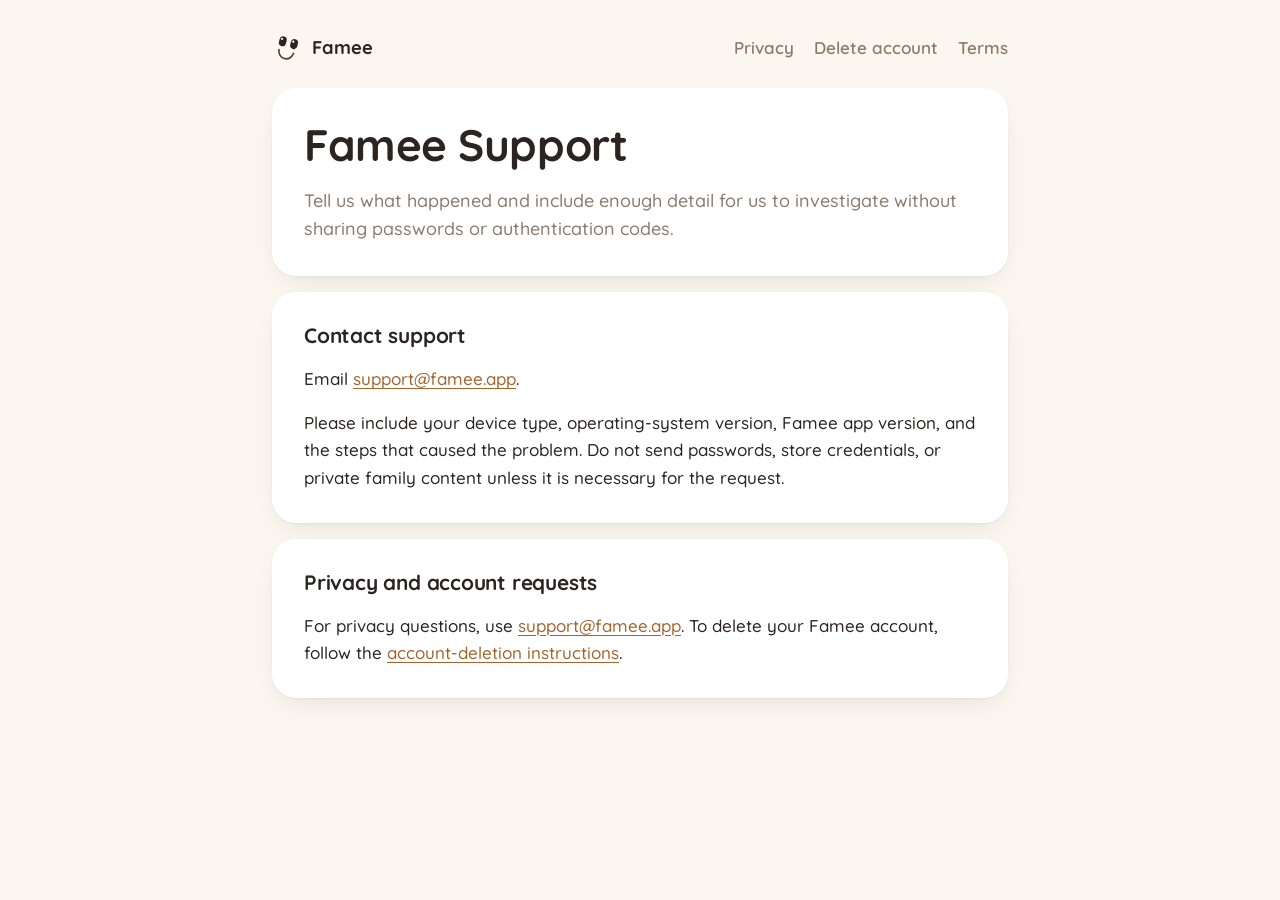
<file: support/index.html>
<!doctype html>
<html lang="en">
<head>
  <meta charset="utf-8">
  <meta name="viewport" content="width=device-width, initial-scale=1">
  <meta name="robots" content="noindex, nofollow">
  <meta name="description" content="Support for the Famee family organizer app.">
  <title>Famee Support</title>
  <link rel="icon" href="../logo.svg" type="image/svg+xml">
  <link rel="stylesheet" href="https://fonts.googleapis.com/css2?family=Quicksand:wght@400;500;600;700&display=swap">
  <link rel="stylesheet" href="../style.css?v=12">
</head>
<body>
  <main>
    <nav aria-label="Site navigation">
      <a href="../">Famee</a>
      <a href="../privacy/">Privacy</a>
      <a href="../delete-account/">Delete account</a>
      <a href="../terms/">Terms</a>
    </nav>
    <header>
      <h1>Famee Support</h1>
      <p class="summary">Tell us what happened and include enough detail for us to investigate without sharing passwords or authentication codes.</p>
    </header>
    <section>
      <h2>Contact support</h2>
      <p>Email <a href="mailto:support@famee.app?subject=Famee%20support%20request">support@famee.app</a>.</p>
      <p>Please include your device type, operating-system version, Famee app version, and the steps that caused the problem. Do not send passwords, store credentials, or private family content unless it is necessary for the request.</p>
    </section>
    <section>
      <h2>Privacy and account requests</h2>
      <p>For privacy questions, use <a href="mailto:support@famee.app">support@famee.app</a>. To delete your Famee account, follow the <a href="../delete-account/">account-deletion instructions</a>.</p>
    </section>
  </main>
</body>
</html>
</file>
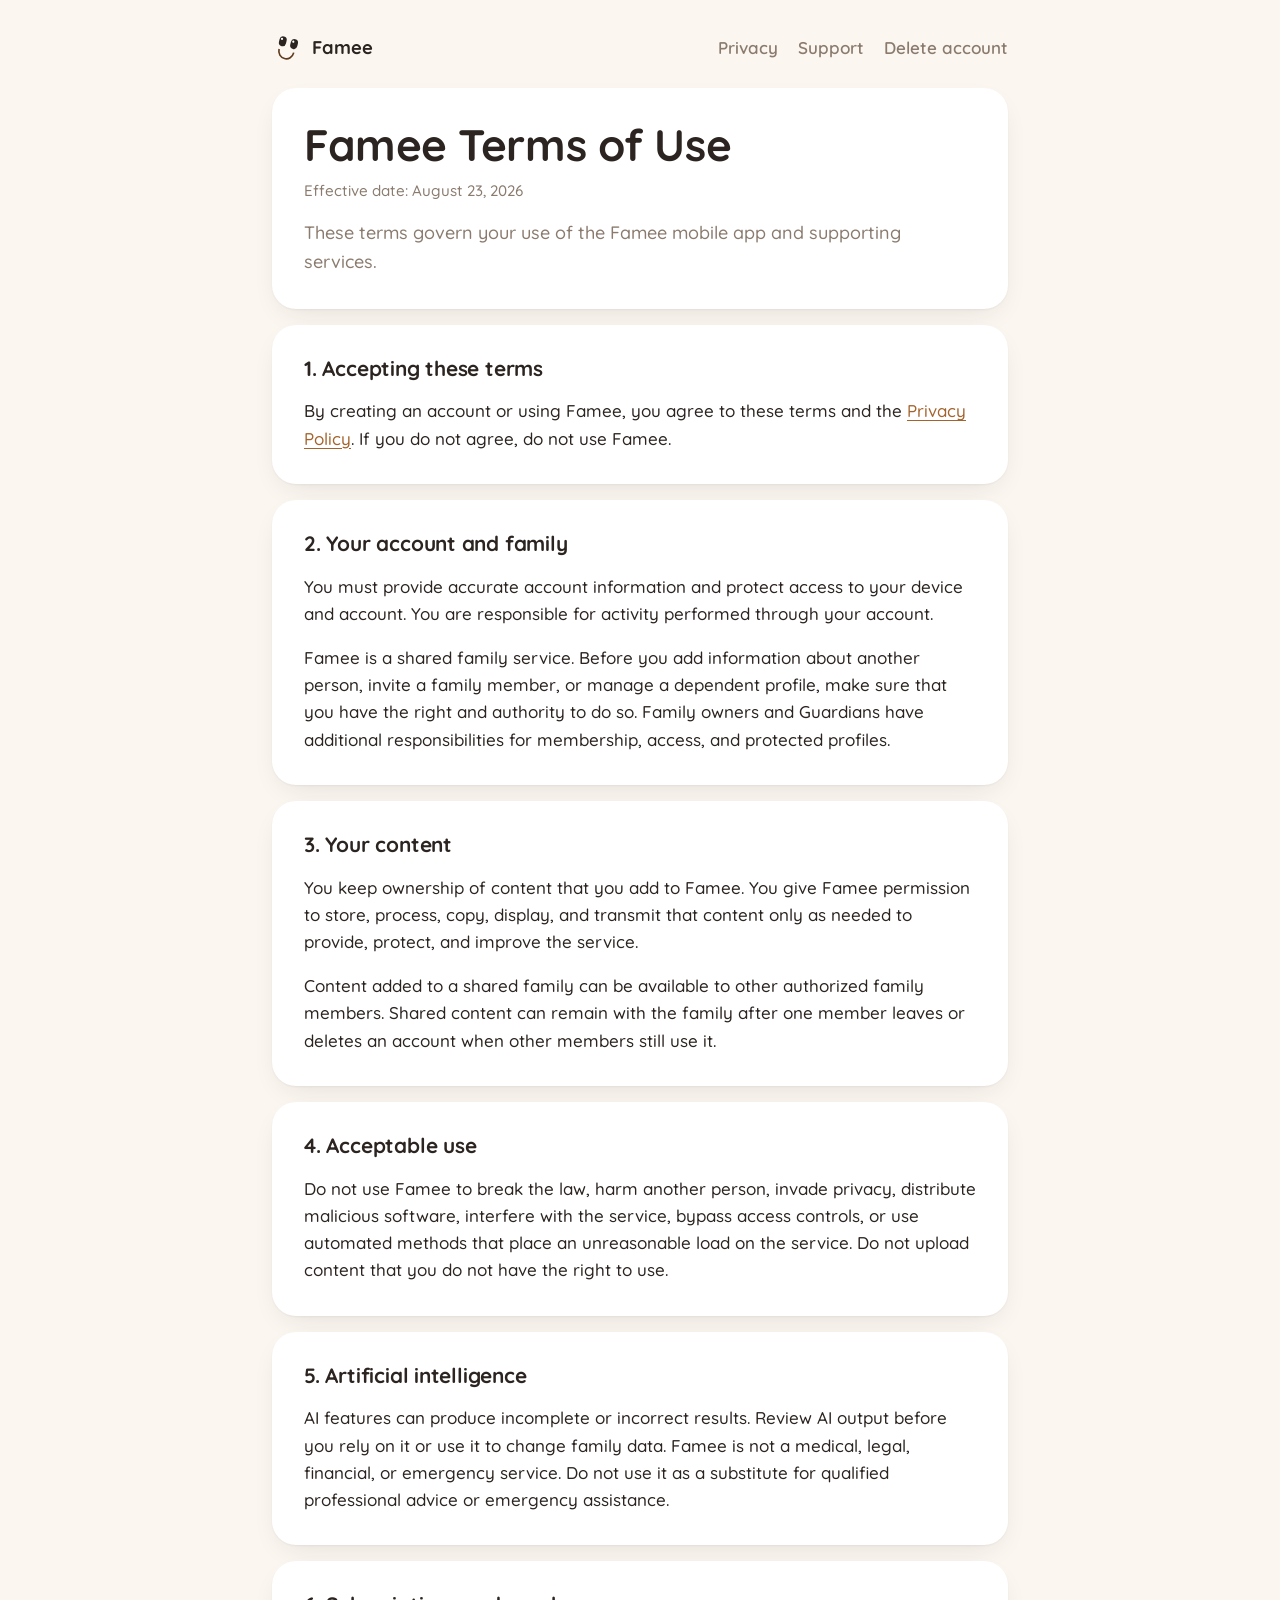
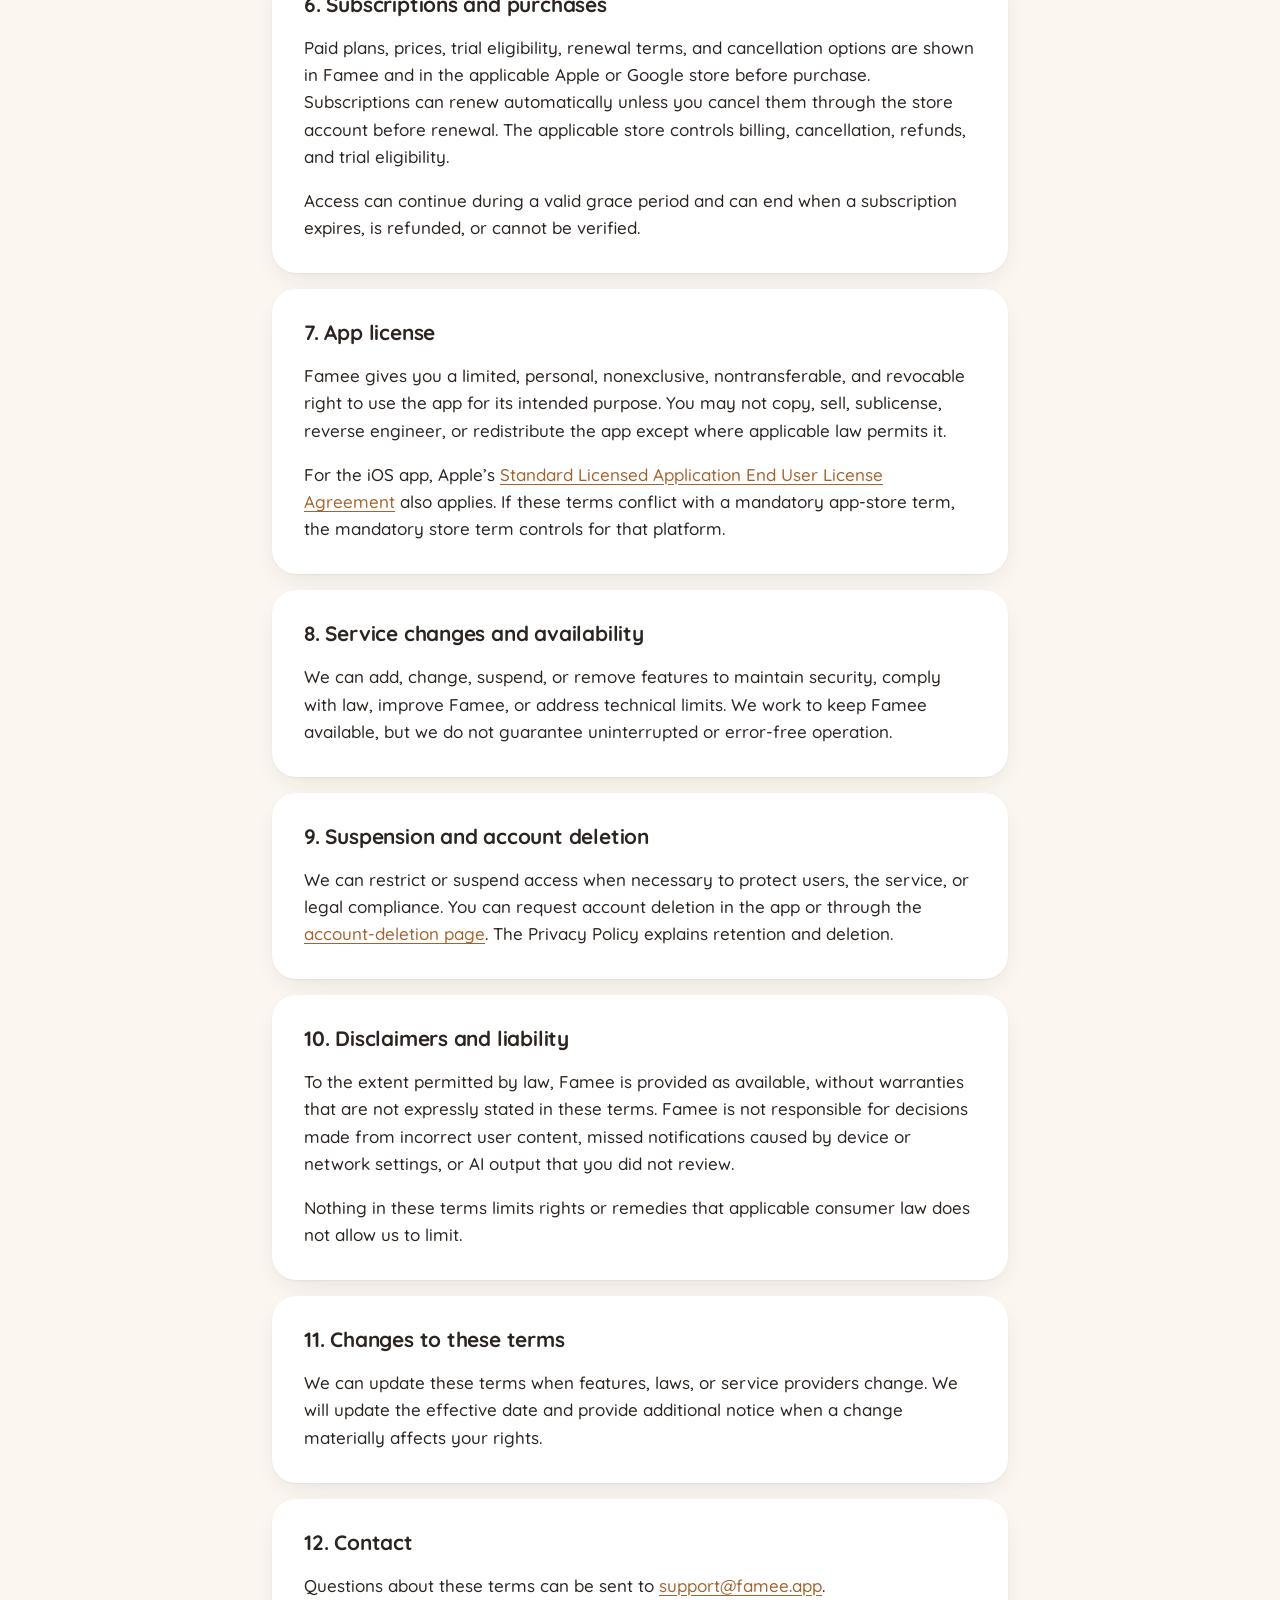
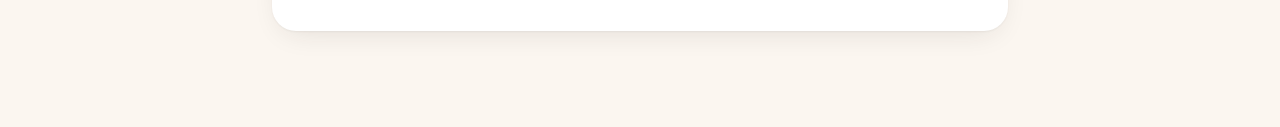
<file: terms/index.html>
<!doctype html>
<html lang="en">
<head>
  <meta charset="utf-8">
  <meta name="viewport" content="width=device-width, initial-scale=1">
  <meta name="robots" content="noindex, nofollow">
  <meta name="description" content="Terms of Use for the Famee family organizer app.">
  <title>Famee Terms of Use</title>
  <link rel="icon" href="../logo.svg" type="image/svg+xml">
  <link rel="stylesheet" href="https://fonts.googleapis.com/css2?family=Quicksand:wght@400;500;600;700&display=swap">
  <link rel="stylesheet" href="../style.css?v=12">
</head>
<body>
  <main>
    <nav aria-label="Site navigation">
      <a href="../">Famee</a>
      <a href="../privacy/">Privacy</a>
      <a href="../support/">Support</a>
      <a href="../delete-account/">Delete account</a>
    </nav>
    <header>
      <h1>Famee Terms of Use</h1>
      <p class="meta">Effective date: August 23, 2026</p>
      <p class="summary">These terms govern your use of the Famee mobile app and supporting services.</p>
    </header>
    <section>
      <h2>1. Accepting these terms</h2>
      <p>By creating an account or using Famee, you agree to these terms and the <a href="../privacy/">Privacy Policy</a>. If you do not agree, do not use Famee.</p>
    </section>
    <section>
      <h2>2. Your account and family</h2>
      <p>You must provide accurate account information and protect access to your device and account. You are responsible for activity performed through your account.</p>
      <p>Famee is a shared family service. Before you add information about another person, invite a family member, or manage a dependent profile, make sure that you have the right and authority to do so. Family owners and Guardians have additional responsibilities for membership, access, and protected profiles.</p>
    </section>
    <section>
      <h2>3. Your content</h2>
      <p>You keep ownership of content that you add to Famee. You give Famee permission to store, process, copy, display, and transmit that content only as needed to provide, protect, and improve the service.</p>
      <p>Content added to a shared family can be available to other authorized family members. Shared content can remain with the family after one member leaves or deletes an account when other members still use it.</p>
    </section>
    <section>
      <h2>4. Acceptable use</h2>
      <p>Do not use Famee to break the law, harm another person, invade privacy, distribute malicious software, interfere with the service, bypass access controls, or use automated methods that place an unreasonable load on the service. Do not upload content that you do not have the right to use.</p>
    </section>
    <section>
      <h2>5. Artificial intelligence</h2>
      <p>AI features can produce incomplete or incorrect results. Review AI output before you rely on it or use it to change family data. Famee is not a medical, legal, financial, or emergency service. Do not use it as a substitute for qualified professional advice or emergency assistance.</p>
    </section>
    <section>
      <h2>6. Subscriptions and purchases</h2>
      <p>Paid plans, prices, trial eligibility, renewal terms, and cancellation options are shown in Famee and in the applicable Apple or Google store before purchase. Subscriptions can renew automatically unless you cancel them through the store account before renewal. The applicable store controls billing, cancellation, refunds, and trial eligibility.</p>
      <p>Access can continue during a valid grace period and can end when a subscription expires, is refunded, or cannot be verified.</p>
    </section>
    <section>
      <h2>7. App license</h2>
      <p>Famee gives you a limited, personal, nonexclusive, nontransferable, and revocable right to use the app for its intended purpose. You may not copy, sell, sublicense, reverse engineer, or redistribute the app except where applicable law permits it.</p>
      <p>For the iOS app, Apple’s <a href="https://www.apple.com/legal/internet-services/itunes/dev/stdeula/">Standard Licensed Application End User License Agreement</a> also applies. If these terms conflict with a mandatory app-store term, the mandatory store term controls for that platform.</p>
    </section>
    <section>
      <h2>8. Service changes and availability</h2>
      <p>We can add, change, suspend, or remove features to maintain security, comply with law, improve Famee, or address technical limits. We work to keep Famee available, but we do not guarantee uninterrupted or error-free operation.</p>
    </section>
    <section>
      <h2>9. Suspension and account deletion</h2>
      <p>We can restrict or suspend access when necessary to protect users, the service, or legal compliance. You can request account deletion in the app or through the <a href="../delete-account/">account-deletion page</a>. The Privacy Policy explains retention and deletion.</p>
    </section>
    <section>
      <h2>10. Disclaimers and liability</h2>
      <p>To the extent permitted by law, Famee is provided as available, without warranties that are not expressly stated in these terms. Famee is not responsible for decisions made from incorrect user content, missed notifications caused by device or network settings, or AI output that you did not review.</p>
      <p>Nothing in these terms limits rights or remedies that applicable consumer law does not allow us to limit.</p>
    </section>
    <section>
      <h2>11. Changes to these terms</h2>
      <p>We can update these terms when features, laws, or service providers change. We will update the effective date and provide additional notice when a change materially affects your rights.</p>
    </section>
    <section>
      <h2>12. Contact</h2>
      <p>Questions about these terms can be sent to <a href="mailto:support@famee.app">support@famee.app</a>.</p>
    </section>
  </main>
</body>
</html>
</file>
<file: style.css>
/* Tokens mirror apps/mobile/src/global.css in the famee app. */
:root {
  color-scheme: light;
  --canvas: #fbf6f0;
  --surface: #ffffff;
  --surface-2: #f5ede4;
  --border: #ece2d6;
  --fg: #2b2420;
  --muted: #8a7b6e;
  --primary: #e0954b;
  --primary-soft: #f9e1c6;
  --primary-ink: #a4632c;
  --on-primary: #ffffff;
  --shadow: 0 1px 2px rgb(43 36 32 / 5%), 0 10px 30px -12px rgb(43 36 32 / 14%);
  --m-teal: #7fb0a6;
  --m-pink: #d98c97;
  --m-blue: #9aa9e6;
  --m-gold: #d9b777;
  --m-plum: #b58bc0;
  --m-ink: #191a32;
  --radius-card: 1.5rem;
}

* { box-sizing: border-box; }
html { -webkit-text-size-adjust: 100%; }
body {
  margin: 0;
  background: var(--canvas);
  color: var(--fg);
  font-family: "Quicksand", ui-rounded, system-ui, -apple-system, sans-serif;
  font-weight: 500;
  font-size: 1.0625rem;
  line-height: 1.6;
}
a { color: var(--primary-ink); text-underline-offset: .2em; }
a:focus-visible, .button:focus-visible {
  outline: 3px solid var(--primary);
  outline-offset: 3px;
  border-radius: .5rem;
}
h1, h2, h3 { font-weight: 700; line-height: 1.15; letter-spacing: -.01em; }
p:last-child, ul:last-child, ol:last-child { margin-bottom: 0; }

/* Shared page frame (legal, support, invite, claim) */
main {
  width: min(46rem, calc(100% - 2rem));
  margin: 0 auto;
  padding: 2rem 0 5rem;
}
nav {
  display: flex;
  flex-wrap: wrap;
  align-items: center;
  gap: .5rem 1.25rem;
  margin-bottom: 1.5rem;
  font-weight: 600;
}
nav a { color: var(--muted); text-decoration: none; white-space: nowrap; }
nav a:hover { color: var(--fg); }
nav a:first-child {
  display: inline-flex;
  align-items: center;
  gap: .5rem;
  margin-right: auto;
  color: var(--fg);
  font-weight: 700;
  font-size: 1.15rem;
}
nav a:first-child::before {
  content: "";
  width: 2rem;
  height: 2rem;
  background: url("./logo.svg?v=10") center / contain no-repeat;
  border-radius: .6rem;
}
header, section {
  background: var(--surface);
  border-radius: var(--radius-card);
  box-shadow: var(--shadow);
  padding: clamp(1.25rem, 4vw, 2rem);
  margin-bottom: 1rem;
}
h1 { margin: 0 0 .5rem; font-size: clamp(2rem, 6vw, 2.75rem); }
h2 { margin: 0 0 .6rem; font-size: 1.3rem; }
.meta { color: var(--muted); margin: 0 0 .25rem; font-size: .95rem; }
.summary { margin: 1rem 0 0; color: var(--muted); font-size: 1.125rem; }
li + li { margin-top: .4rem; }
.button {
  display: inline-flex;
  align-items: center;
  justify-content: center;
  gap: .5rem;
  min-height: 3rem;
  padding: .7rem 1.35rem;
  margin: .25rem .4rem .25rem 0;
  border-radius: 999px;
  background: var(--primary);
  color: var(--on-primary);
  font-weight: 700;
  text-decoration: none;
}
.button:hover { filter: brightness(1.05); }
.button.quiet { background: var(--surface-2); color: var(--fg); }

/* Store badges in the common two-line layout: brand mark, small line, store name */
.stores { display: flex; flex-wrap: wrap; gap: .75rem; margin: 0; }
.store {
  display: inline-flex;
  align-items: center;
  gap: .85rem;
  min-height: 3.75rem;
  padding: .6rem 1.4rem .6rem 1.1rem;
  border-radius: 1rem;
  background: var(--surface);
  border: 1px solid var(--border);
  box-shadow: var(--shadow);
  color: var(--fg);
  text-decoration: none;
}
.store:hover { border-color: var(--muted); }
.store:focus-visible { outline: 3px solid var(--primary); outline-offset: 3px; }
.store svg { width: 1.9rem; height: 1.9rem; flex: none; }
.store span { display: flex; flex-direction: column; font-size: 1.3rem; font-weight: 600; line-height: 1.1; }
.store small { font-size: .78rem; font-weight: 500; color: var(--muted); margin-bottom: .1rem; }
@media (max-width: 30rem) {
  /* Keep the brand and three links on one line on phones. */
  nav { gap: .5rem .75rem; font-size: .9rem; }
  .stores { gap: .5rem; }
  .store { flex: 1; justify-content: center; gap: .6rem; min-height: 3.25rem; padding: .5rem .75rem; border-radius: .875rem; }
  .store svg { width: 1.5rem; height: 1.5rem; }
  .store span { font-size: 1.05rem; }
  .store small { font-size: .68rem; }
}

@media (max-width: 24rem) {
  /* Below 384px only the logo shows; the text stays as the link's accessible name. */
  nav a:first-child { font-size: 0; }
}

/* Home page */
.home main { width: min(68rem, calc(100% - 2rem)); }
.home section, .home header { background: none; box-shadow: none; padding: 0; border-radius: 0; }

.home .hero {
  display: grid;
  grid-template-columns: 1.05fr .95fr;
  align-items: center;
  gap: clamp(2.5rem, 6vw, 5rem);
  padding: clamp(1.5rem, 4vw, 3rem) 0 clamp(3rem, 8vw, 6rem);
}
.hero h1 {
  font-size: clamp(2.6rem, 6.4vw, 4.4rem);
  line-height: 1.04;
  letter-spacing: -.025em;
  margin: 0 0 1.25rem;
  text-wrap: balance;
}
.hero .lede { color: var(--muted); font-size: clamp(1.1rem, 2vw, 1.3rem); max-width: 30rem; margin: 0 0 2rem; }

/* The product glimpse: Ember peeks over a real agenda card */
.glimpse { font-weight: 400; position: relative; padding-top: 2.5rem; max-width: 26rem; justify-self: end; width: 100%; }
/* One scene unit = 1.6px. Scene y 85 sits on the card's top edge, as on the sign-in screen. */
.peek-ledge { position: relative; }
.peek {
  position: absolute;
  /* The scene has 54px of empty stage right of the right hand; -30px leaves that hand 24px from the card edge. */
  right: -30px;
  top: -136px;
  width: 211.2px;
  height: 217.6px;
  pointer-events: none;
}
.peek-ledge .group { position: relative; z-index: 1; }
.peek-face { z-index: 0; animation: peek-rise 1200ms ease-out 300ms both; }
.peek-hands { z-index: 2; }
@keyframes peek-rise { from { transform: translateY(51.2px); } to { transform: translateY(-6.4px); } }

.day { position: relative; z-index: 1; }
.day-label { margin: 0 0 .4rem .25rem; color: var(--muted); font-size: .85rem; font-weight: 400; }
.day + .day { margin-top: 1rem; }
.group {
  list-style: none;
  margin: 0;
  padding: 0;
  background: var(--surface);
  border-radius: var(--radius-card);
  box-shadow: var(--shadow);
  border: 1px solid var(--border);
}
.group li { display: flex; align-items: center; gap: .85rem; padding: .85rem 1rem; margin: 0; }
.group li + li { border-top: 1px solid var(--border); }
.row-main { flex: 1; min-width: 0; line-height: 1.3; }
.row-main b { display: block; font-weight: 400; }
.row-main small { color: var(--muted); font-size: .8rem; }
.time { width: 4.2rem; font-size: .85rem; font-weight: 400; line-height: 1.3; }
.time small { display: block; color: var(--muted); font-weight: 400; font-size: .75rem; }
.bar { width: 4px; align-self: stretch; border-radius: 4px; background: var(--c); }
.check { width: 1.4rem; height: 1.4rem; border-radius: 50%; border: 2.5px solid var(--c); flex: none; }
.avatars { display: flex; }
.avatar {
  width: 1.6rem;
  height: 1.6rem;
  border-radius: 50%;
  display: grid;
  place-items: center;
  font-size: .7rem;
  font-weight: 700;
  color: var(--c);
  background: color-mix(in oklab, var(--c) 22%, var(--surface));
  border: 2px solid var(--surface);
}
.avatar + .avatar { margin-left: -.4rem; }
.chip { font-size: .75rem; font-weight: 400; padding: .2rem .6rem; border-radius: 999px; background: var(--surface-2); color: var(--muted); }

.ask {
  position: relative;
  z-index: 1;
  display: flex;
  align-items: center;
  gap: .65rem;
  margin-top: 1.25rem;
  padding: .45rem .5rem .45rem .45rem;
  border-radius: 999px;
  background: var(--surface);
  box-shadow: var(--shadow);
  border: 1px solid var(--border);
  color: var(--muted);
  font-size: .95rem;
}
.ask-ember { flex: none; overflow: visible; }
/* Idle pose timing and eye scale from apps/mobile/src/components/famee/ember.tsx. */
.ask-ember .ember-face { animation: ember-bob 4200ms ease-in-out infinite; }
.ask-ember .ember-eye { transform-box: fill-box; transform-origin: center; animation: ember-blink 4600ms ease infinite; }
@keyframes ember-bob { 0%, 100% { transform: translateY(0); } 50% { transform: translateY(-4px); } }
@keyframes ember-blink { 0%, 92%, 100% { transform: scaleY(1); } 96% { transform: scaleY(.12); } }
.ask span { flex: 1; }
.ask .mic { flex: none; width: 2.1rem; height: 2.1rem; border-radius: 50%; background: var(--primary); display: grid; place-items: center; }

/* What's inside */
.home .inside { padding-bottom: clamp(3rem, 8vw, 5rem); }
.inside h2 { font-size: clamp(1.7rem, 3.5vw, 2.3rem); margin: 0 0 1.5rem; }
.features { list-style: none; margin: 0; padding: 0; display: grid; grid-template-columns: repeat(2, 1fr); gap: 2.25rem 3rem; }
.features li { display: flex; gap: 1rem; margin: 0; }
.features .tile {
  flex: none;
  width: 3rem;
  height: 3rem;
  border-radius: 1rem;
  display: grid;
  place-items: center;
  color: var(--c);
  background: color-mix(in oklab, var(--c) 20%, var(--canvas));
}
.features .tile.duo { display: flex; justify-content: center; align-items: center; gap: 0; background: var(--surface-2); }
.features h3 { margin: .2rem 0 .3rem; font-size: 1.15rem; }
.features p { margin: 0; color: var(--muted); max-width: 34ch; }

.home footer {
  display: flex;
  flex-wrap: wrap;
  justify-content: space-between;
  gap: 1rem 2rem;
  padding: 2rem 0 1rem;
  border-top: 1px solid var(--border);
  color: var(--muted);
  font-size: .95rem;
}
.home footer nav { margin: 0; gap: .5rem 1.25rem; }
.home footer nav a:first-child { margin: 0; color: var(--muted); font-weight: 600; font-size: inherit; }
.home footer nav a:first-child::before { content: none; }
.home footer p { margin: 0; }

@media (max-width: 62rem) {
  .home .hero { gap: 2.5rem; }
  .hero h1 { font-size: clamp(2.4rem, 5.6vw, 3.4rem); }
}
@media (max-width: 44rem) {
  .home .hero { grid-template-columns: 1fr; padding-top: 2rem; }
  .glimpse { justify-self: stretch; max-width: none; }
}
@media (max-width: 74rem) {
  /* Below 68rem + 2 x 30px (plus a scrollbar) the page gutter is under 30px; -16px keeps the peek inside the viewport. */
  .peek { right: -16px; }
}
@media (max-width: 44rem) {
  .features { grid-template-columns: 1fr; gap: 1.75rem; }
}
@media (prefers-reduced-motion: reduce) {
  .peek-face { animation: none; transform: translateY(-6.4px); }
  .ask-ember .ember-face, .ask-ember .ember-eye { animation: none; }
}
</file>
